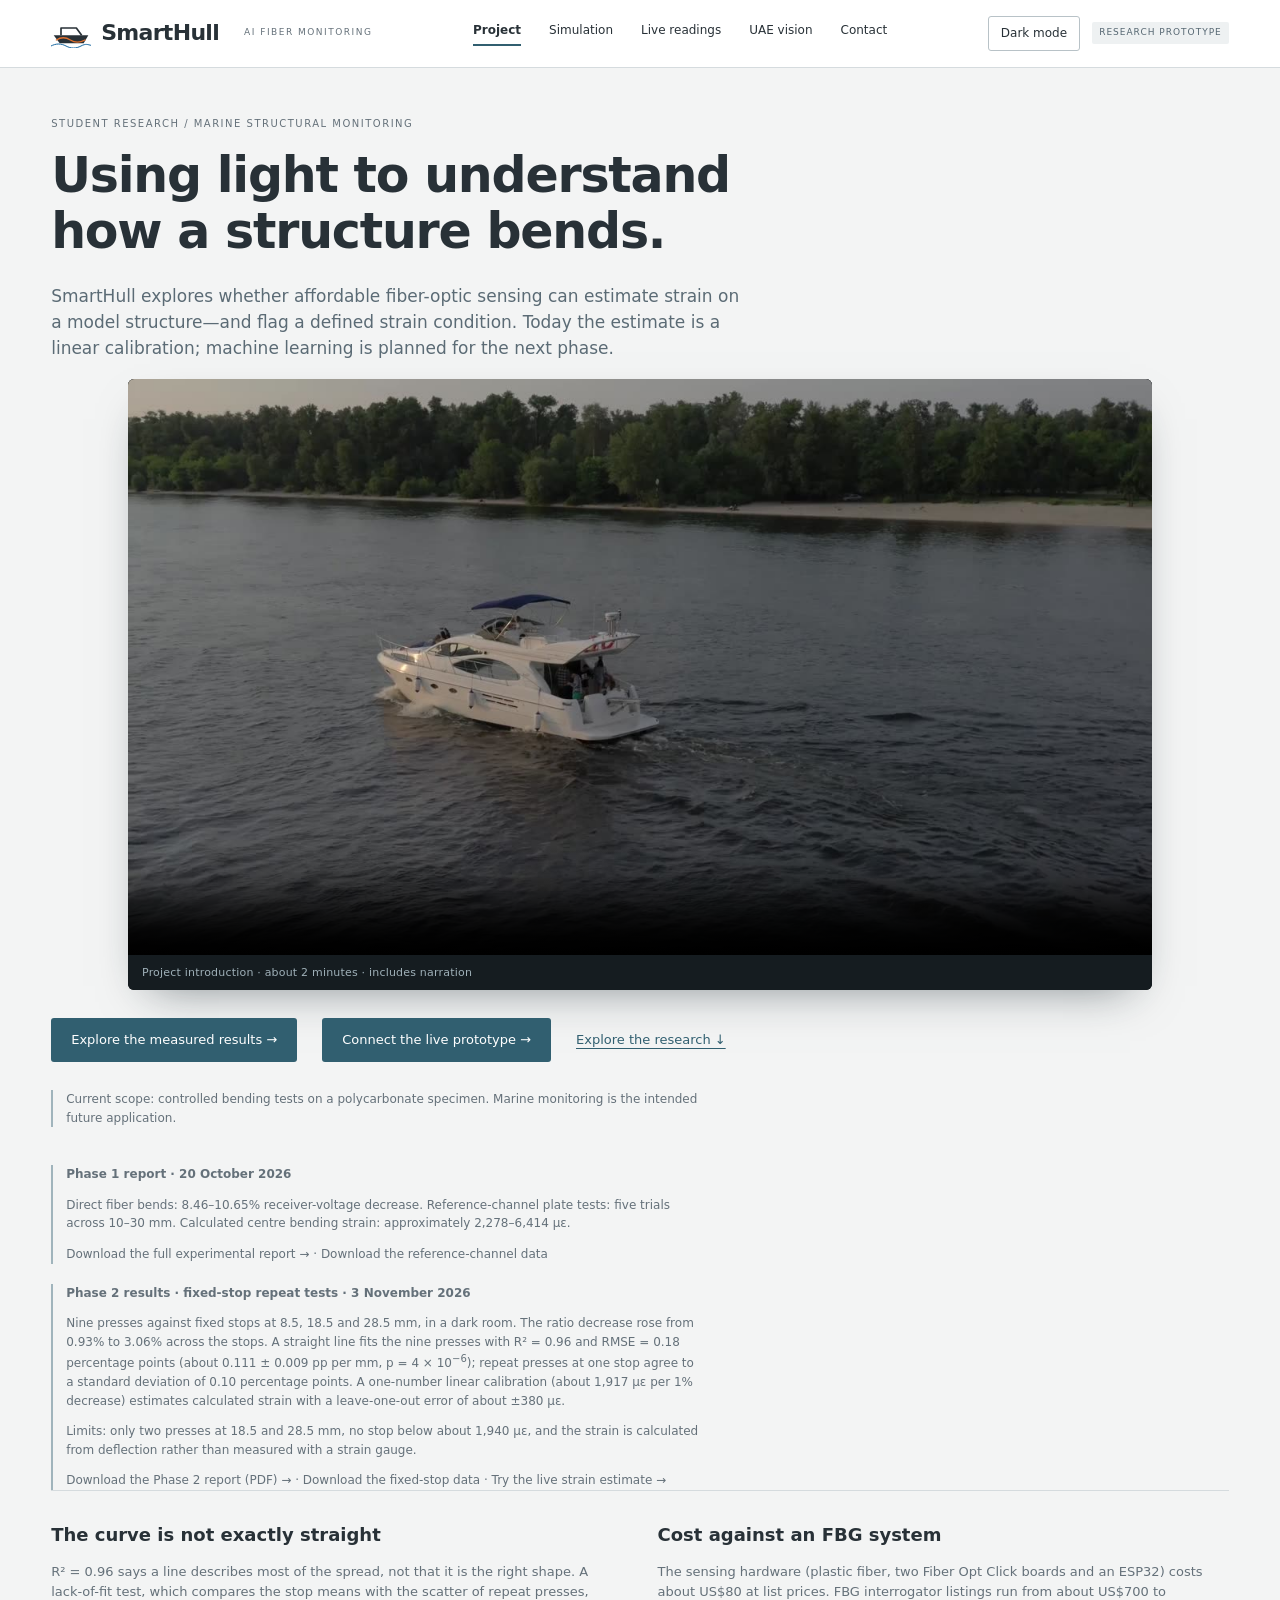
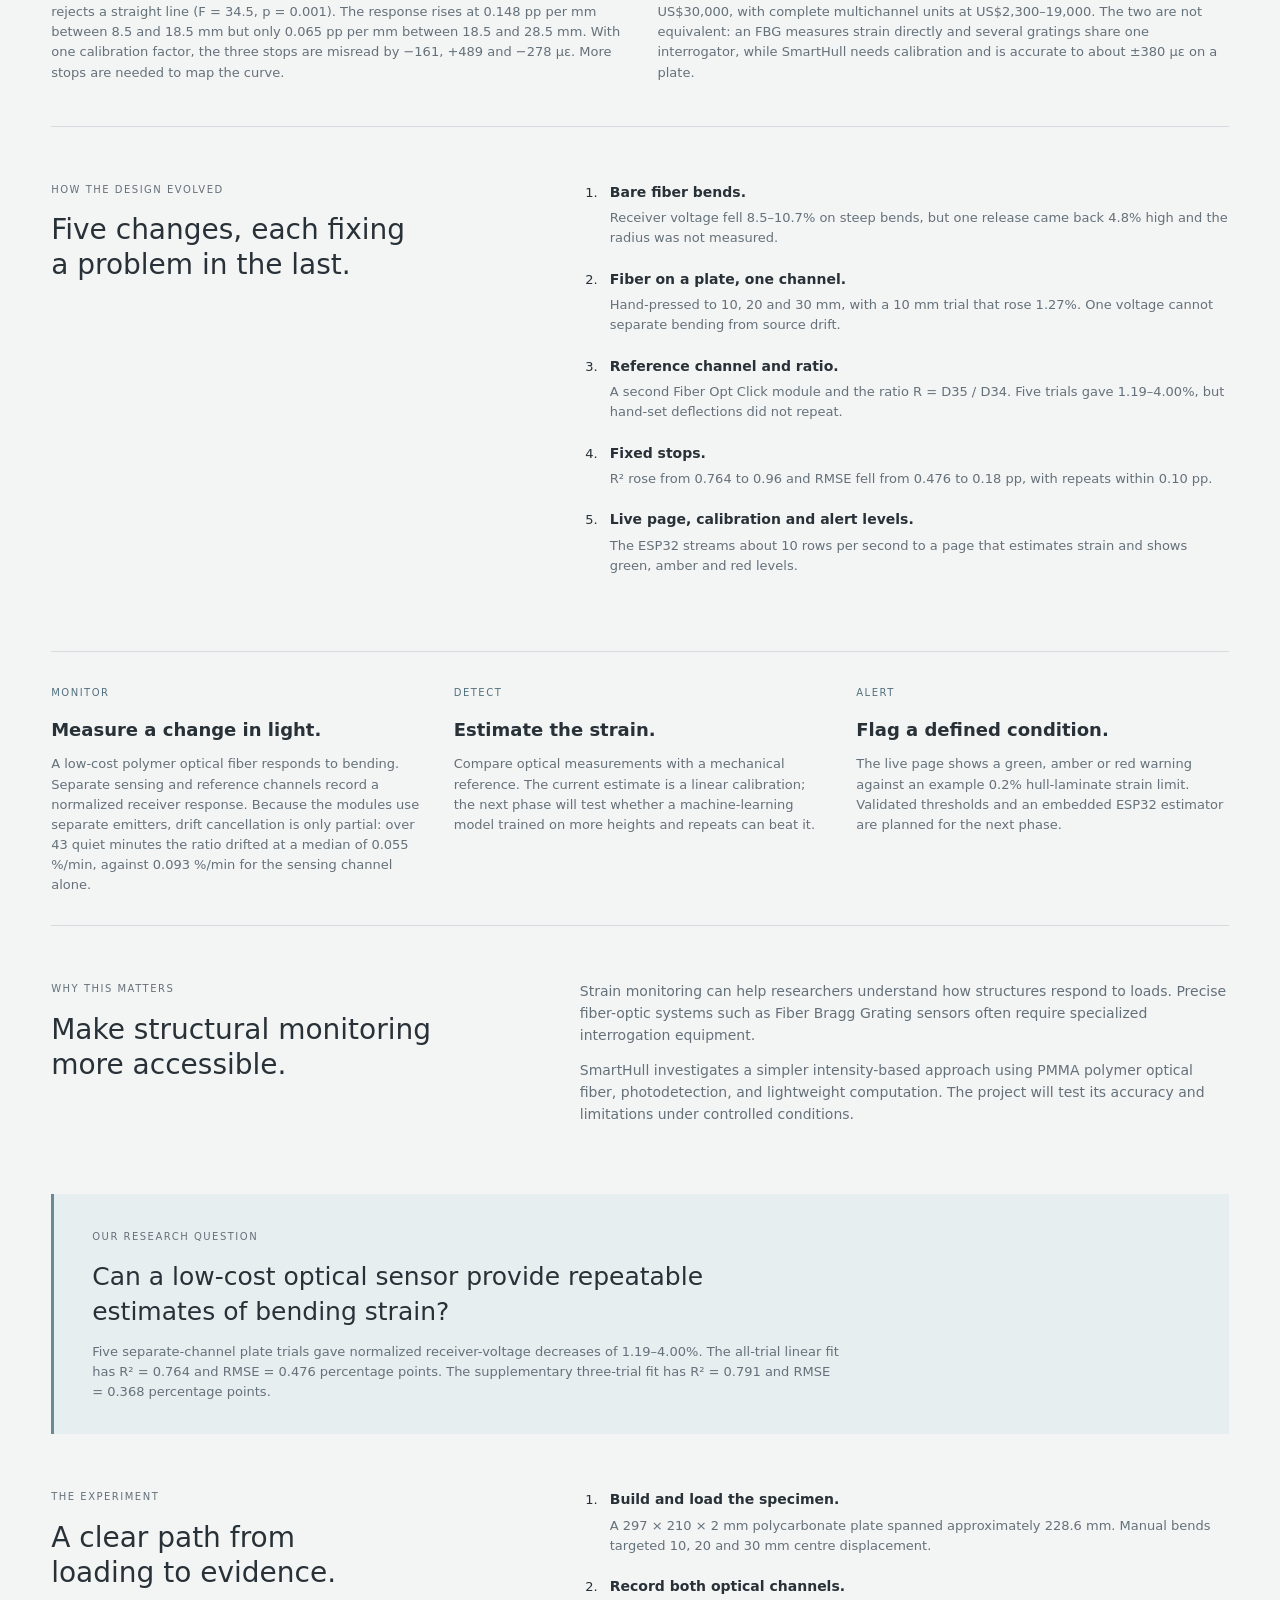
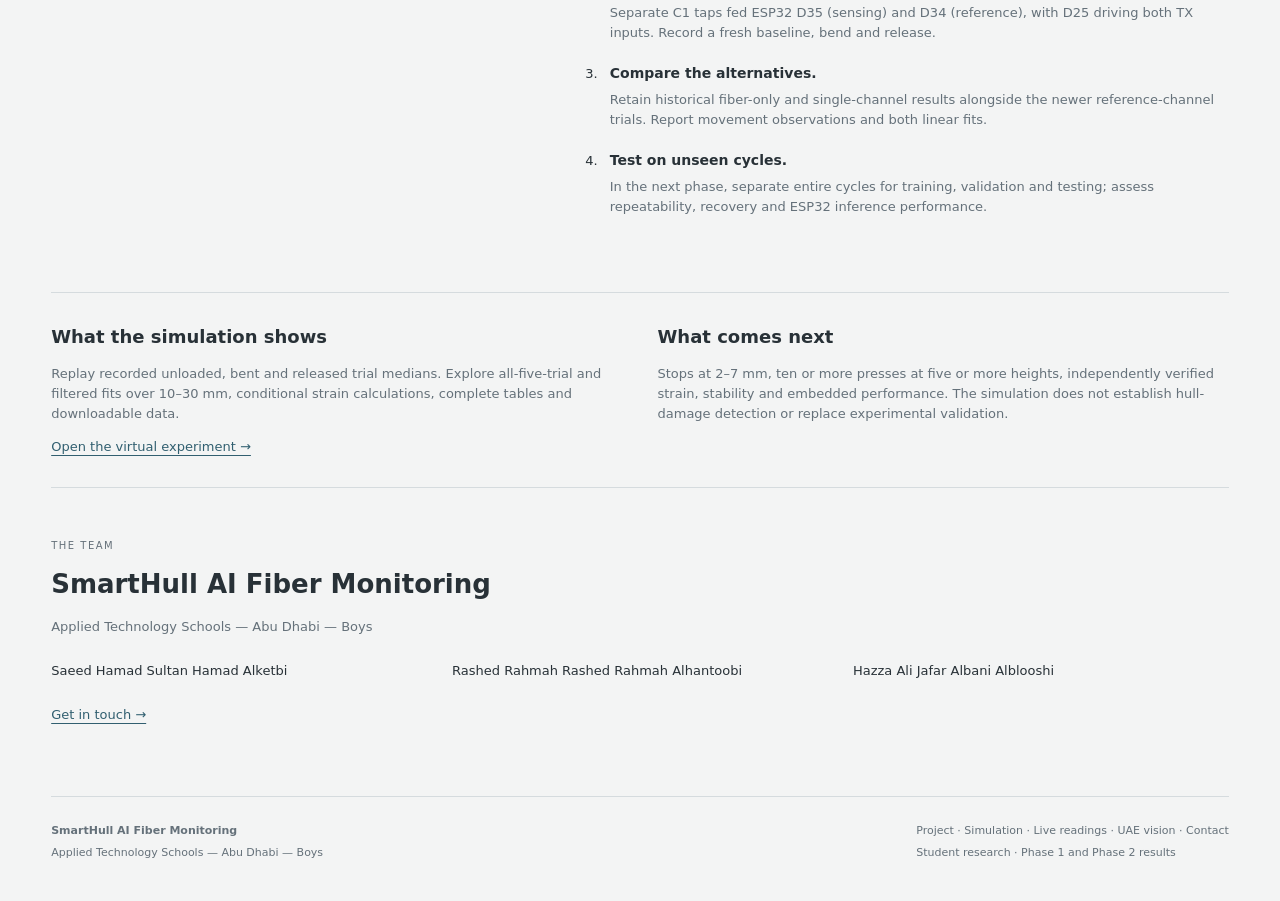
<file: index.html>
<!doctype html><html lang="en"><head><meta charset="utf-8"><meta name="viewport" content="width=device-width, initial-scale=1"><meta name="description" content="SmartHull: a student research project exploring low-cost optical strain monitoring."><title>SmartHull | Project overview</title><link rel="stylesheet" href="style.css"><script>try{document.documentElement.dataset.theme=localStorage.getItem("smarthull-theme")||(matchMedia("(prefers-color-scheme: dark)").matches?"dark":"light")}catch(e){}</script><link rel="icon" href="data:image/svg+xml,%3Csvg xmlns=%27http://www.w3.org/2000/svg%27 viewBox=%270 0 120 90%27%3E%3Cpath d=%27M8 52h104l-14 24H26z%27 fill=%27%230c3d5a%27/%3E%3Cpath d=%27M30 52V30h46l16 22%27 fill=%27none%27 stroke=%27%230c3d5a%27 stroke-width=%275%27 stroke-linejoin=%27round%27/%3E%3Cpath d=%27M16 66c14-9 28-9 42 0s28 9 44 0%27 fill=%27none%27 stroke=%27%23e0702f%27 stroke-width=%274%27 stroke-linecap=%27round%27/%3E%3C/svg%3E"></head><body><header><a href="index.html" class="brand"><svg class="logo" viewBox="0 0 120 90" aria-hidden="true" focusable="false"><path d="M8 52h104l-14 24H26z" fill="currentColor"/><path d="M30 52V30h46l16 22" fill="none" stroke="currentColor" stroke-width="5" stroke-linejoin="round"/><path d="M16 66c14-9 28-9 42 0s28 9 44 0" fill="none" stroke="#e0702f" stroke-width="4" stroke-linecap="round"/><path d="M0 84c15-8 30-8 45 0s30 8 45 0 20-4 30-2" fill="none" stroke="#1767a0" stroke-width="3" stroke-linecap="round"/></svg><b>SmartHull</b> <span>AI FIBER MONITORING</span></a><nav aria-label="Main navigation"><a href="index.html" aria-current="page">Project</a><a href="simulation.html">Simulation</a><a href="live.html">Live readings</a><a href="vision.html">UAE vision</a><a href="contact.html">Contact</a></nav><div class="header-tools"><button type="button" id="themeToggle" aria-pressed="false">Dark mode</button><span class="badge">RESEARCH PROTOTYPE</span></div></header><main class="content-page">
<section class="project-hero video-hero"><div class="hero-copy"><div class="eyebrow">STUDENT RESEARCH / MARINE STRUCTURAL MONITORING</div><h1>Using light to understand<br>how a structure bends.</h1><p class="lead">SmartHull explores whether affordable fiber-optic sensing can estimate strain on a model structure—and flag a defined strain condition. Today the estimate is a linear calibration; machine learning is planned for the next phase.</p></div><figure class="hero-video"><video controls playsinline preload="metadata" poster="media/smarthull-intro-poster.jpg" aria-label="SmartHull project introduction video"><source src="media/smarthull-intro.mp4" type="video/mp4">Your browser cannot play this video. <a href="media/smarthull-intro.mp4">Download the SmartHull introduction video</a>.</video><figcaption>Project introduction · about 2 minutes · includes narration</figcaption></figure><div class="hero-actions"><a class="action-link" href="simulation.html">Explore the measured results →</a><a class="action-link" href="live.html">Connect the live prototype &rarr;</a><a class="text-link" href="#project-details">Explore the research ↓</a></div><div class="scope-note">Current scope: controlled bending tests on a polycarbonate specimen. Marine monitoring is the intended future application.</div></section>
<section class="scope-note"><b>Phase 1 report · 20 October 2026</b><p>Direct fiber bends: 8.46–10.65% receiver-voltage decrease. Reference-channel plate tests: five trials across 10–30 mm. Calculated centre bending strain: approximately 2,278–6,414 µε.</p><a href="SmartHull-Experimental-Summary.pdf">Download the full experimental report →</a> · <a href="data/experimental-results.json">Download the reference-channel data</a></section>
<section class="scope-note" style="margin-top:20px" id="phase2"><b>Phase 2 results · fixed-stop repeat tests · 3 November 2026</b><p>Nine presses against fixed stops at 8.5, 18.5 and 28.5 mm, in a dark room. The ratio decrease rose from 0.93% to 3.06% across the stops. A straight line fits the nine presses with R² = 0.96 and RMSE = 0.18 percentage points (about 0.111 ± 0.009 pp per mm, p = 4 × 10<sup>−6</sup>); repeat presses at one stop agree to a standard deviation of 0.10 percentage points. A one-number linear calibration (about 1,917 µε per 1% decrease) estimates calculated strain with a leave-one-out error of about ±380 µε.</p><p>Limits: only two presses at 18.5 and 28.5 mm, no stop below about 1,940 µε, and the strain is calculated from deflection rather than measured with a strain gauge.</p><a href="SmartHull-Phase2-Report.pdf">Download the Phase 2 report (PDF) →</a> · <a href="data/fixed-stop-tests.json">Download the fixed-stop data</a> · <a href="live.html">Try the live strain estimate →</a></section>
<section class="evidence-grid"><article><h2>The curve is not exactly straight</h2><p>R² = 0.96 says a line describes most of the spread, not that it is the right shape. A lack-of-fit test, which compares the stop means with the scatter of repeat presses, rejects a straight line (F = 34.5, p = 0.001). The response rises at 0.148 pp per mm between 8.5 and 18.5 mm but only 0.065 pp per mm between 18.5 and 28.5 mm. With one calibration factor, the three stops are misread by −161, +489 and −278 µε. More stops are needed to map the curve.</p></article><article><h2>Cost against an FBG system</h2><p>The sensing hardware (plastic fiber, two Fiber Opt Click boards and an ESP32) costs about US$80 at list prices. FBG interrogator listings run from about US$700 to US$30,000, with complete multichannel units at US$2,300–19,000. The two are not equivalent: an FBG measures strain directly and several gratings share one interrogator, while SmartHull needs calibration and is accurate to about ±380 µε on a plate.</p></article></section>
<section class="editorial-grid"><div><div class="eyebrow">HOW THE DESIGN EVOLVED</div><h2>Five changes, each fixing<br>a problem in the last.</h2></div><ol class="method-list"><li><b>Bare fiber bends.</b><p>Receiver voltage fell 8.5–10.7% on steep bends, but one release came back 4.8% high and the radius was not measured.</p></li><li><b>Fiber on a plate, one channel.</b><p>Hand-pressed to 10, 20 and 30 mm, with a 10 mm trial that rose 1.27%. One voltage cannot separate bending from source drift.</p></li><li><b>Reference channel and ratio.</b><p>A second Fiber Opt Click module and the ratio R = D35 / D34. Five trials gave 1.19–4.00%, but hand-set deflections did not repeat.</p></li><li><b>Fixed stops.</b><p>R² rose from 0.764 to 0.96 and RMSE fell from 0.476 to 0.18 pp, with repeats within 0.10 pp.</p></li><li><b>Live page, calibration and alert levels.</b><p>The ESP32 streams about 10 rows per second to a page that estimates strain and shows green, amber and red levels.</p></li></ol></section>
<section class="overview-steps"><article><span>MONITOR</span><h2>Measure a change in light.</h2><p>A low-cost polymer optical fiber responds to bending. Separate sensing and reference channels record a normalized receiver response. Because the modules use separate emitters, drift cancellation is only partial: over 43 quiet minutes the ratio drifted at a median of 0.055 %/min, against 0.093 %/min for the sensing channel alone.</p></article><article><span>DETECT</span><h2>Estimate the strain.</h2><p>Compare optical measurements with a mechanical reference. The current estimate is a linear calibration; the next phase will test whether a machine-learning model trained on more heights and repeats can beat it.</p></article><article><span>ALERT</span><h2>Flag a defined condition.</h2><p>The live page shows a green, amber or red warning against an example 0.2% hull-laminate strain limit. Validated thresholds and an embedded ESP32 estimator are planned for the next phase.</p></article></section>
<section id="project-details" class="editorial-grid"><div><div class="eyebrow">WHY THIS MATTERS</div><h2>Make structural monitoring<br>more accessible.</h2></div><div><p>Strain monitoring can help researchers understand how structures respond to loads. Precise fiber-optic systems such as Fiber Bragg Grating sensors often require specialized interrogation equipment.</p><p>SmartHull investigates a simpler intensity-based approach using PMMA polymer optical fiber, photodetection, and lightweight computation. The project will test its accuracy and limitations under controlled conditions.</p></div></section>
<section class="research-question"><span class="eyebrow">OUR RESEARCH QUESTION</span><h2>Can a low-cost optical sensor provide repeatable estimates of bending strain?</h2><p>Five separate-channel plate trials gave normalized receiver-voltage decreases of 1.19–4.00%. The all-trial linear fit has R² = 0.764 and RMSE = 0.476 percentage points. The supplementary three-trial fit has R² = 0.791 and RMSE = 0.368 percentage points.</p></section>
<section class="editorial-grid"><div><div class="eyebrow">THE EXPERIMENT</div><h2>A clear path from<br>loading to evidence.</h2></div><ol class="method-list"><li><b>Build and load the specimen.</b><p>A 297 × 210 × 2 mm polycarbonate plate spanned approximately 228.6 mm. Manual bends targeted 10, 20 and 30 mm centre displacement.</p></li><li><b>Record both optical channels.</b><p>Separate C1 taps fed ESP32 D35 (sensing) and D34 (reference), with D25 driving both TX inputs. Record a fresh baseline, bend and release.</p></li><li><b>Compare the alternatives.</b><p>Retain historical fiber-only and single-channel results alongside the newer reference-channel trials. Report movement observations and both linear fits.</p></li><li><b>Test on unseen cycles.</b><p>In the next phase, separate entire cycles for training, validation and testing; assess repeatability, recovery and ESP32 inference performance.</p></li></ol></section>
<section class="evidence-grid"><article><h2>What the simulation shows</h2><p>Replay recorded unloaded, bent and released trial medians. Explore all-five-trial and filtered fits over 10–30 mm, conditional strain calculations, complete tables and downloadable data.</p><a class="text-link" href="simulation.html">Open the virtual experiment →</a></article><article><h2>What comes next</h2><p>Stops at 2–7 mm, ten or more presses at five or more heights, independently verified strain, stability and embedded performance. The simulation does not establish hull-damage detection or replace experimental validation.</p></article></section>
<section class="team-section"><div class="eyebrow">THE TEAM</div><h2>SmartHull AI Fiber Monitoring</h2><p>Applied Technology Schools — Abu Dhabi — Boys</p><div class="team-names"><span>Saeed Hamad Sultan Hamad Alketbi</span><span>Rashed Rahmah Rashed Rahmah Alhantoobi</span><span>Hazza Ali Jafar Albani Alblooshi</span></div><a class="text-link" href="contact.html">Get in touch →</a></section>
<footer><div><b>SmartHull AI Fiber Monitoring</b><p>Applied Technology Schools — Abu Dhabi — Boys</p></div><div><a href="index.html">Project</a> · <a href="simulation.html">Simulation</a> · <a href="live.html">Live readings</a> · <a href="vision.html">UAE vision</a> · <a href="contact.html">Contact</a><p>Student research · Phase 1 and Phase 2 results</p></div></footer></main><script src="theme.js"></script></body></html>
</file>
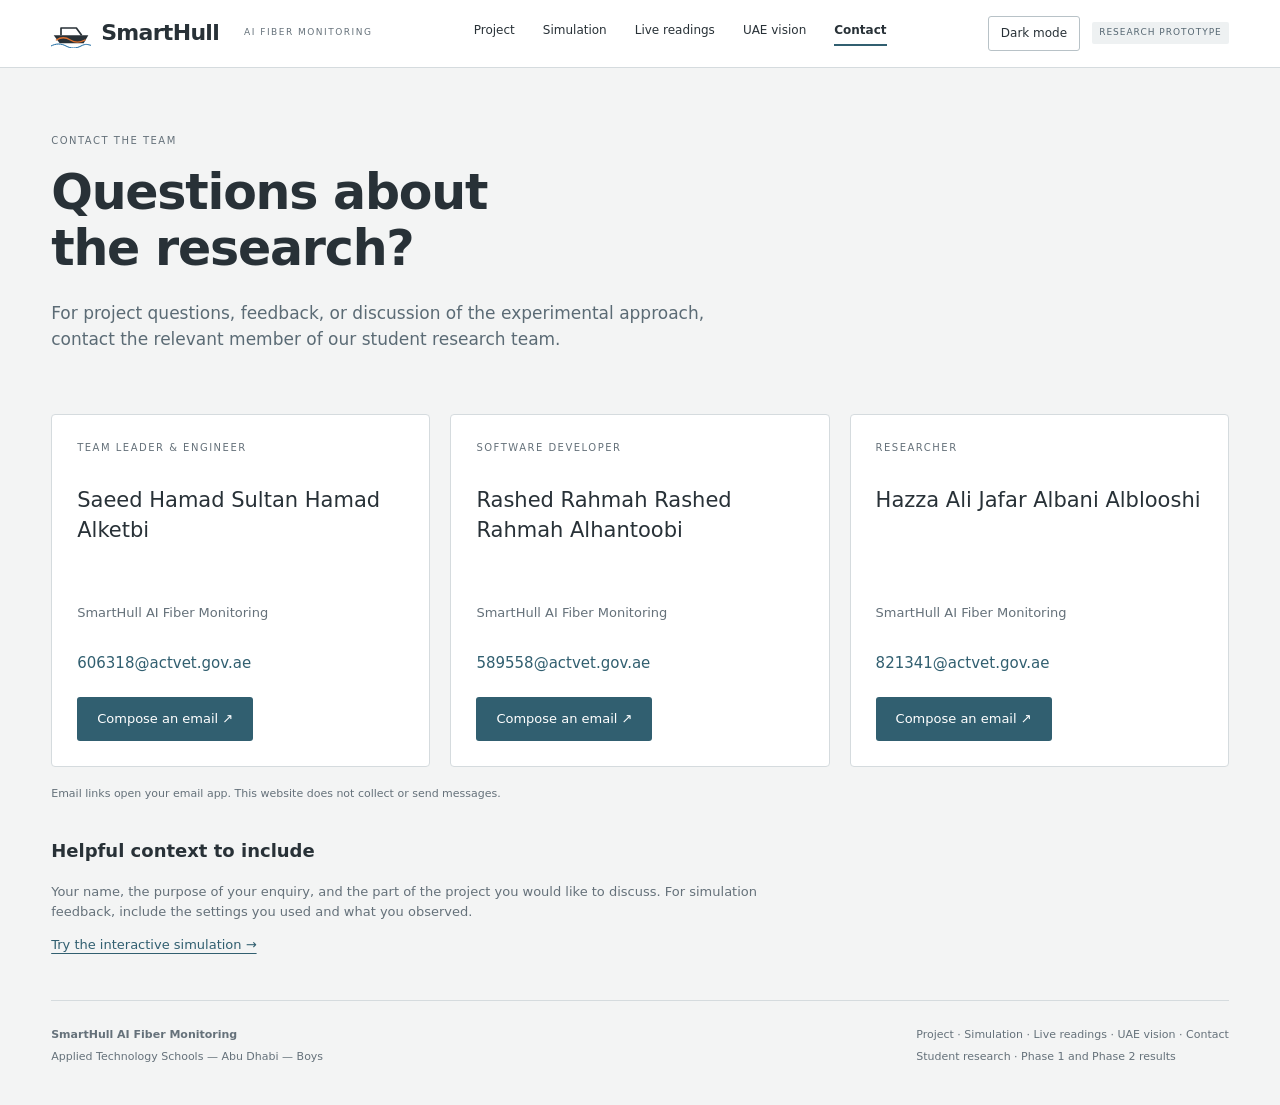
<file: contact.html>
<!doctype html><html lang="en"><head><meta charset="utf-8"><meta name="viewport" content="width=device-width, initial-scale=1"><meta name="description" content="SmartHull: a student research project exploring low-cost optical strain monitoring."><title>SmartHull | Contact</title><link rel="stylesheet" href="style.css"><script>try{document.documentElement.dataset.theme=localStorage.getItem("smarthull-theme")||(matchMedia("(prefers-color-scheme: dark)").matches?"dark":"light")}catch(e){}</script><link rel="icon" href="data:image/svg+xml,%3Csvg xmlns=%27http://www.w3.org/2000/svg%27 viewBox=%270 0 120 90%27%3E%3Cpath d=%27M8 52h104l-14 24H26z%27 fill=%27%230c3d5a%27/%3E%3Cpath d=%27M30 52V30h46l16 22%27 fill=%27none%27 stroke=%27%230c3d5a%27 stroke-width=%275%27 stroke-linejoin=%27round%27/%3E%3Cpath d=%27M16 66c14-9 28-9 42 0s28 9 44 0%27 fill=%27none%27 stroke=%27%23e0702f%27 stroke-width=%274%27 stroke-linecap=%27round%27/%3E%3C/svg%3E"></head><body><header><a href="index.html" class="brand"><svg class="logo" viewBox="0 0 120 90" aria-hidden="true" focusable="false"><path d="M8 52h104l-14 24H26z" fill="currentColor"/><path d="M30 52V30h46l16 22" fill="none" stroke="currentColor" stroke-width="5" stroke-linejoin="round"/><path d="M16 66c14-9 28-9 42 0s28 9 44 0" fill="none" stroke="#e0702f" stroke-width="4" stroke-linecap="round"/><path d="M0 84c15-8 30-8 45 0s30 8 45 0 20-4 30-2" fill="none" stroke="#1767a0" stroke-width="3" stroke-linecap="round"/></svg><b>SmartHull</b> <span>AI FIBER MONITORING</span></a><nav aria-label="Main navigation"><a href="index.html">Project</a><a href="simulation.html">Simulation</a><a href="live.html">Live readings</a><a href="vision.html">UAE vision</a><a href="contact.html" aria-current="page">Contact</a></nav><div class="header-tools"><button type="button" id="themeToggle" aria-pressed="false">Dark mode</button><span class="badge">RESEARCH PROTOTYPE</span></div></header><main class="content-page">
<section class="project-hero contact-hero"><div class="eyebrow">CONTACT THE TEAM</div><h1>Questions about<br>the research?</h1><p class="lead">For project questions, feedback, or discussion of the experimental approach, contact the relevant member of our student research team.</p></section>
<section class="team-contacts" aria-label="Team contact details"><article class="contact-card"><span class="eyebrow">TEAM LEADER &amp; ENGINEER</span><h2>Saeed Hamad Sultan Hamad Alketbi</h2><p>SmartHull AI Fiber Monitoring</p><a class="contact-email" href="mailto:606318@actvet.gov.ae?subject=SmartHull%20research%20enquiry">606318@actvet.gov.ae</a><a class="action-link" href="mailto:606318@actvet.gov.ae?subject=SmartHull%20research%20enquiry">Compose an email ↗</a></article><article class="contact-card"><span class="eyebrow">SOFTWARE DEVELOPER</span><h2>Rashed Rahmah Rashed Rahmah Alhantoobi</h2><p>SmartHull AI Fiber Monitoring</p><a class="contact-email" href="mailto:589558@actvet.gov.ae?subject=SmartHull%20research%20enquiry">589558@actvet.gov.ae</a><a class="action-link" href="mailto:589558@actvet.gov.ae?subject=SmartHull%20research%20enquiry">Compose an email ↗</a></article><article class="contact-card"><span class="eyebrow">RESEARCHER</span><h2>Hazza Ali Jafar Albani Alblooshi</h2><p>SmartHull AI Fiber Monitoring</p><a class="contact-email" href="mailto:821341@actvet.gov.ae?subject=SmartHull%20research%20enquiry">821341@actvet.gov.ae</a><a class="action-link" href="mailto:821341@actvet.gov.ae?subject=SmartHull%20research%20enquiry">Compose an email ↗</a></article></section><p class="contact-mail-note">Email links open your email app. This website does not collect or send messages.</p><section class="contact-context contact-guidance"><h2>Helpful context to include</h2><p>Your name, the purpose of your enquiry, and the part of the project you would like to discuss. For simulation feedback, include the settings you used and what you observed.</p><a class="text-link" href="simulation.html">Try the interactive simulation →</a></section><footer><div><b>SmartHull AI Fiber Monitoring</b><p>Applied Technology Schools — Abu Dhabi — Boys</p></div><div><a href="index.html">Project</a> · <a href="simulation.html">Simulation</a> · <a href="live.html">Live readings</a> · <a href="vision.html">UAE vision</a> · <a href="contact.html">Contact</a><p>Student research · Phase 1 and Phase 2 results</p></div></footer></main><script src="theme.js"></script></body></html>
</file>
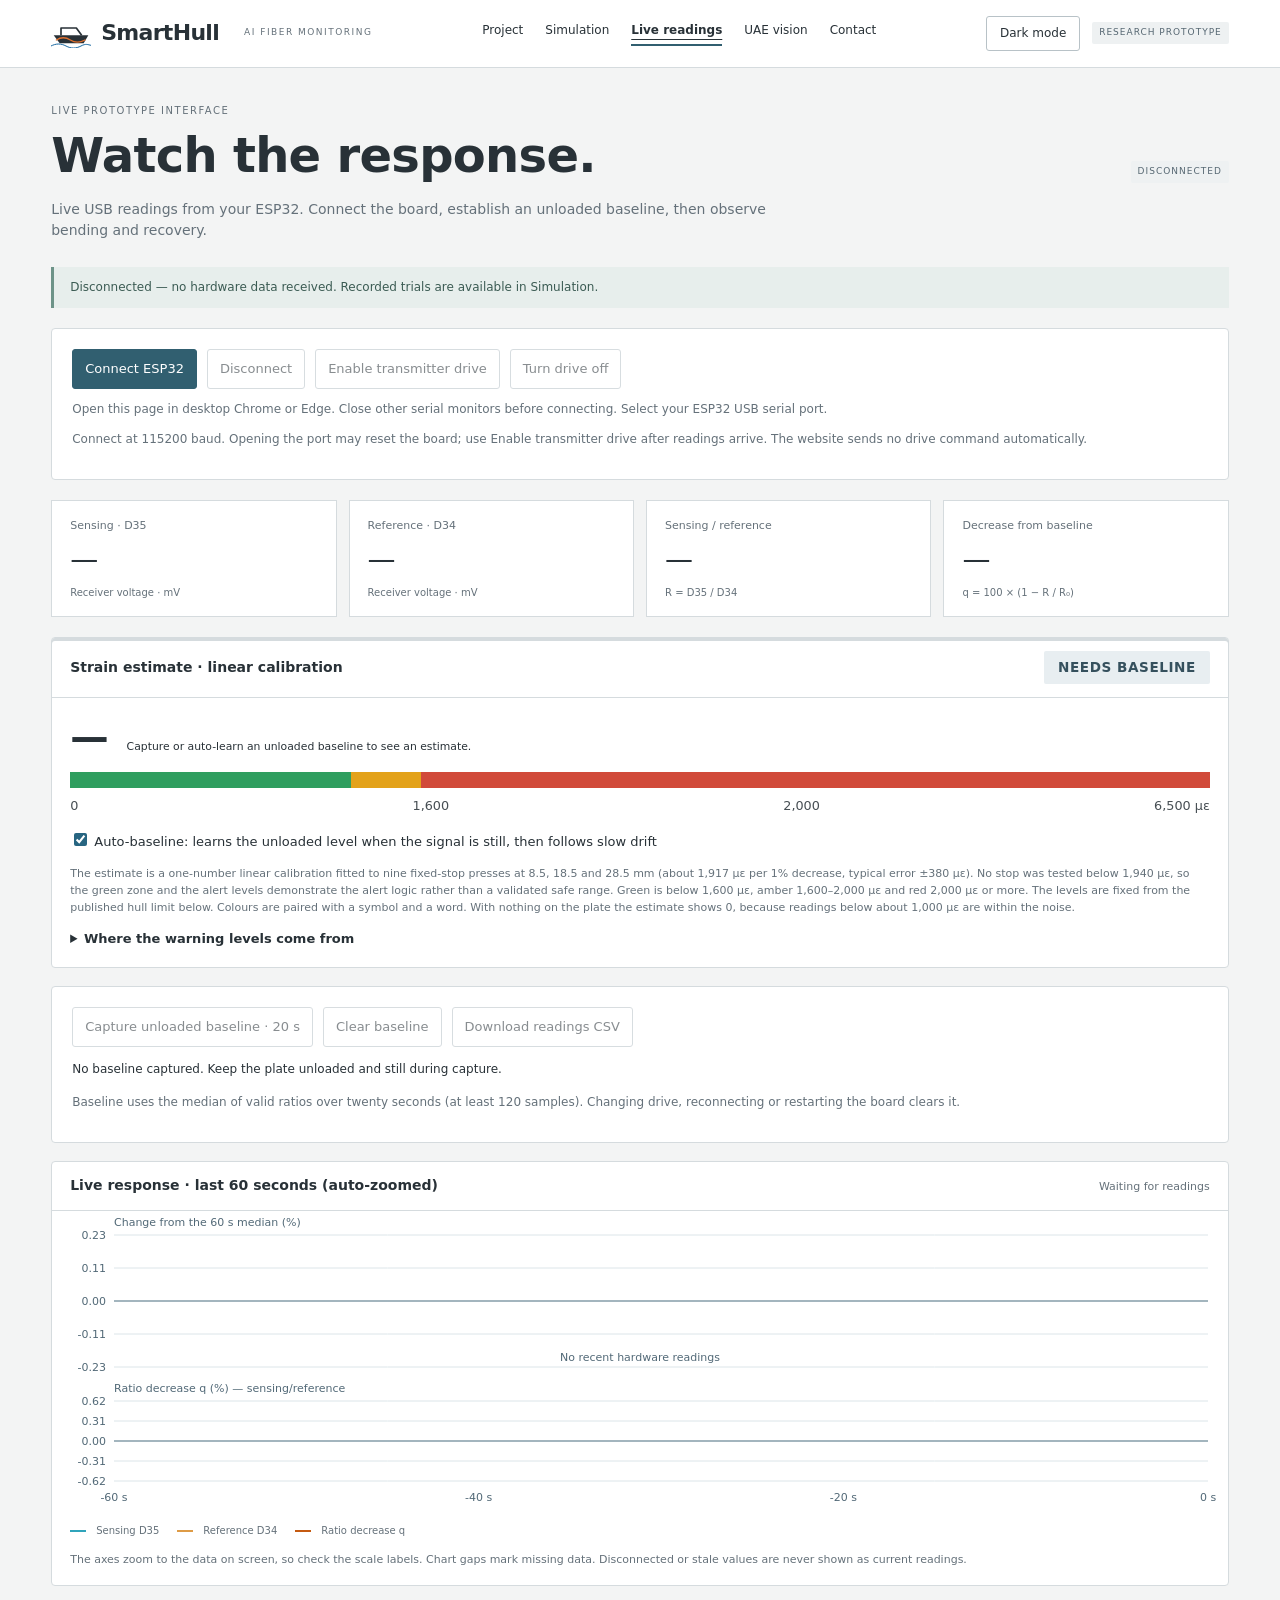
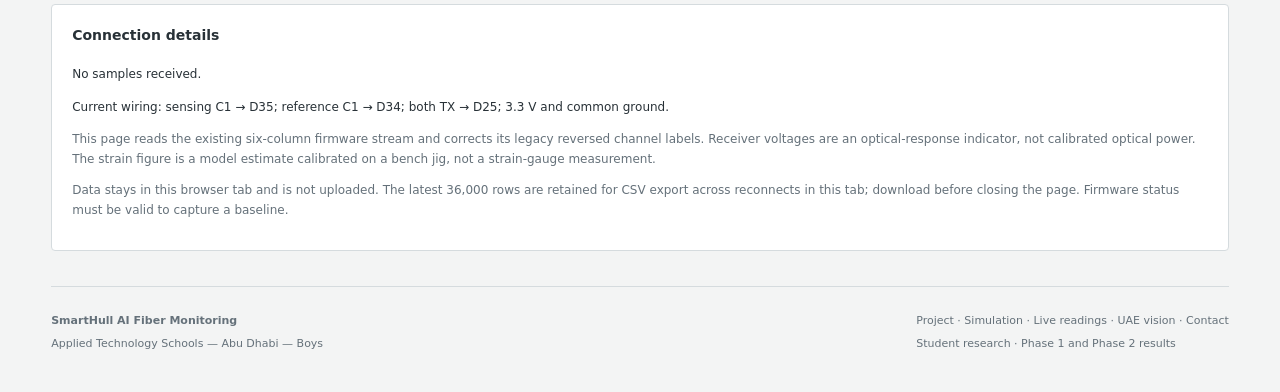
<file: live.html>
<!doctype html>
<html lang="en"><head><meta charset="utf-8"><meta name="viewport" content="width=device-width, initial-scale=1"><title>SmartHull | Live readings</title><link rel="stylesheet" href="style.css"><link rel="stylesheet" href="experiment.css?v=20261109"><link rel="stylesheet" href="live.css?v=6"><script>try{document.documentElement.dataset.theme=localStorage.getItem('smarthull-theme')||(matchMedia('(prefers-color-scheme: dark)').matches?'dark':'light')}catch(e){}</script><script defer src="live.js?v=11"></script><link rel="icon" href="data:image/svg+xml,%3Csvg xmlns=%27http://www.w3.org/2000/svg%27 viewBox=%270 0 120 90%27%3E%3Cpath d=%27M8 52h104l-14 24H26z%27 fill=%27%230c3d5a%27/%3E%3Cpath d=%27M30 52V30h46l16 22%27 fill=%27none%27 stroke=%27%230c3d5a%27 stroke-width=%275%27 stroke-linejoin=%27round%27/%3E%3Cpath d=%27M16 66c14-9 28-9 42 0s28 9 44 0%27 fill=%27none%27 stroke=%27%23e0702f%27 stroke-width=%274%27 stroke-linecap=%27round%27/%3E%3C/svg%3E"></head>
<body><header><a href="index.html" class="brand"><svg class="logo" viewBox="0 0 120 90" aria-hidden="true" focusable="false"><path d="M8 52h104l-14 24H26z" fill="currentColor"/><path d="M30 52V30h46l16 22" fill="none" stroke="currentColor" stroke-width="5" stroke-linejoin="round"/><path d="M16 66c14-9 28-9 42 0s28 9 44 0" fill="none" stroke="#e0702f" stroke-width="4" stroke-linecap="round"/><path d="M0 84c15-8 30-8 45 0s30 8 45 0 20-4 30-2" fill="none" stroke="#1767a0" stroke-width="3" stroke-linecap="round"/></svg><b>SmartHull</b> <span>AI FIBER MONITORING</span></a><nav aria-label="Main navigation"><a href="index.html">Project</a><a href="simulation.html">Simulation</a><a href="live.html" aria-current="page">Live readings</a><a href="vision.html">UAE vision</a><a href="contact.html">Contact</a></nav><div class="header-tools"><button type="button" id="themeToggle" aria-pressed="false">Dark mode</button><span class="badge">RESEARCH PROTOTYPE</span></div></header>
<main class="experiment-page"><section class="intro"><div><div class="eyebrow">LIVE PROTOTYPE INTERFACE</div><h1>Watch the response.</h1><p>Live USB readings from your ESP32. Connect the board, establish an unloaded baseline, then observe bending and recovery.</p></div><span class="badge" id="connection">DISCONNECTED</span></section>
<div id="status" class="data-banner" role="status" aria-live="polite">Disconnected — no hardware data received. Recorded trials are available in Simulation.</div>
<section class="panel live-controls"><div class="actions"><button id="connect" class="primary">Connect ESP32</button><button id="disconnect" disabled>Disconnect</button><button id="enable" disabled>Enable transmitter drive</button><button id="disable" disabled>Turn drive off</button></div><p id="support" class="hint">Open this page in desktop Chrome or Edge. Close other serial monitors before connecting. Select your ESP32 USB serial port.</p><p class="hint">Connect at 115200 baud. Opening the port may reset the board; use Enable transmitter drive after readings arrive. The website sends no drive command automatically.</p></section>
<div class="readouts live-readouts"><article><span>Sensing · D35</span><strong id="sense">—</strong><small>Receiver voltage · mV</small></article><article><span>Reference · D34</span><strong id="reference">—</strong><small>Receiver voltage · mV</small></article><article><span>Sensing / reference</span><strong id="ratio">—</strong><small>R = D35 / D34</small></article><article><span>Decrease from baseline</span><strong id="decrease">—</strong><small>q = 100 × (1 − R / R₀)</small></article></div>
<section class="panel strain-panel" id="strainPanel" data-level="none"><div class="panel-top"><h2>Strain estimate · linear calibration</h2><span class="level-chip" id="levelChip" role="status" aria-live="polite">NEEDS BASELINE</span></div><div class="strain-main"><strong id="strain">—</strong><small id="strainNote">Capture or auto-learn an unloaded baseline to see an estimate.</small></div><div class="gauge"><div class="gauge-bar" id="gaugeBar"><i id="gaugeMark" hidden></i></div><div class="gauge-scale" aria-hidden="true"><span>0</span><span id="yLabel">1,600</span><span id="rLabel">2,000</span><span>6,500 µε</span></div></div><div class="strain-controls"><label class="check"><input type="checkbox" id="auto" checked> Auto-baseline: learns the unloaded level when the signal is still, then follows slow drift</label></div><p class="hint">The estimate is a one-number linear calibration fitted to nine fixed-stop presses at 8.5, 18.5 and 28.5 mm (about 1,917 µε per 1% decrease, typical error ±380 µε). No stop was tested below 1,940 µε, so the green zone and the alert levels demonstrate the alert logic rather than a validated safe range. Green is below 1,600 µε, amber 1,600–2,000 µε and red 2,000 µε or more. The levels are fixed from the published hull limit below. Colours are paired with a symbol and a word. With nothing on the plate the estimate shows 0, because readings below about 1,000 µε are within the noise.</p><details class="limits"><summary>Where the warning levels come from</summary><ol><li><strong>Hull limit.</strong> Glass-fibre/polyester hull laminates start to micro-crack at about 0.2% strain, after which they take in water and lose stiffness (<a href="https://composites.ugent.be/home_made_composites/documentation/SP_Composites_Guide.pdf" rel="noopener">SP Systems, Guide to Composites</a>). For comparison, BS 4994:1987 (a standard for reinforced-plastic tanks and vessels, not hulls) uses the smaller of 0.1·ε<sub>R</sub> and 0.2% (summarised in <a href="https://ecm-academics.plymouth.ac.uk/jsummerscales/MATS347/MATS347A4%20fracture.htm" rel="noopener">Plymouth MATS347 notes</a>). We use 0.2% = 2,000 µε as an example threshold for the red level; a real hull would use its own classification rules and material data.</li><li><strong>Approaching.</strong> 80% of the limit: 0.8 × 2,000 = 1,600 µε. This margin is our choice, not a code value.</li><li><strong>Link to the polycarbonate plate.</strong> Strain is a ratio of lengths, so the same value applies in any material. For a plate of thickness t = 2 mm on a span L = 228.6 mm with a central load, ε = 6·t·δ / L². The red level therefore equals a centre deflection δ = ε·L² / (6·t) = 2,000×10<sup>-6</sup> × 228.6² / 12 ≈ 8.7 mm, and the amber level about 7.0 mm.</li><li><strong>Plate safety.</strong> Stress in the plate is σ = E·ε. With E = 2,300 MPa, 2,000 µε gives about 4.6 MPa. Polycarbonate yields at about 60 MPa and 6% strain (<a href="https://xometry.asia/wp-content/uploads/2020/11/Polycarbonate-Data-Sheet.pdf" rel="noopener">data sheet</a>), so the plate is at about 3% of its own yield strain at the red level. The plate is only a curvature stand-in: it is far less stiff than fibreglass and can bend well past 0.2% without damage, so the colours show what the same strain would mean for a GRP hull, not a limit of the plate.</li><li><strong>Receiver reading.</strong> The estimator maps decrease to strain, so red corresponds to a receiver decrease of 2,000 / 1,917 ≈ 1.04%.</li></ol><p class="hint">The ±380 µε estimator error is about 19% of the red level, so readings near a boundary can fall on either side. These levels are a demonstration for a polyester/glass hull, not a classification-society approval; other hull materials have different limits.</p></details></section>
<section class="panel live-controls"><div class="actions"><button id="baseline" disabled>Capture unloaded baseline · 20 s</button><button id="clear" disabled>Clear baseline</button><button id="download" disabled>Download readings CSV</button></div><p id="baselineInfo" role="status">No baseline captured. Keep the plate unloaded and still during capture.</p><p class="hint">Baseline uses the median of valid ratios over twenty seconds (at least 120 samples). Changing drive, reconnecting or restarting the board clears it.</p></section>
<section class="panel plot-panel"><div class="panel-top"><h2>Live response · last 60 seconds (auto-zoomed)</h2><span id="age">Waiting for readings</span></div><canvas id="livePlot" aria-label="Live chart of sensing and reference change and ratio decrease, auto-scaled" role="img"></canvas><div class="legend"><span><i style="background:#30a4bb"></i>Sensing D35</span><span><i style="background:#de9b46"></i>Reference D34</span><span><i style="background:#c55a11"></i>Ratio decrease q</span></div><p class="hint">The axes zoom to the data on screen, so check the scale labels. Chart gaps mark missing data. Disconnected or stale values are never shown as current readings.</p></section>
<section class="panel live-controls"><h2>Connection details</h2><p id="details">No samples received.</p><p>Current wiring: sensing C1 → D35; reference C1 → D34; both TX → D25; 3.3 V and common ground.</p><p class="hint">This page reads the existing six-column firmware stream and corrects its legacy reversed channel labels. Receiver voltages are an optical-response indicator, not calibrated optical power. The strain figure is a model estimate calibrated on a bench jig, not a strain-gauge measurement.</p><p class="hint">Data stays in this browser tab and is not uploaded. The latest 36,000 rows are retained for CSV export across reconnects in this tab; download before closing the page. Firmware status must be valid to capture a baseline.</p></section><footer><div><b>SmartHull AI Fiber Monitoring</b><p>Applied Technology Schools — Abu Dhabi — Boys</p></div><div><a href="index.html">Project</a> · <a href="simulation.html">Simulation</a> · <a href="live.html">Live readings</a> · <a href="vision.html">UAE vision</a> · <a href="contact.html">Contact</a><p>Student research · Phase 1 and Phase 2 results</p></div></footer></main></body></html>
</file>
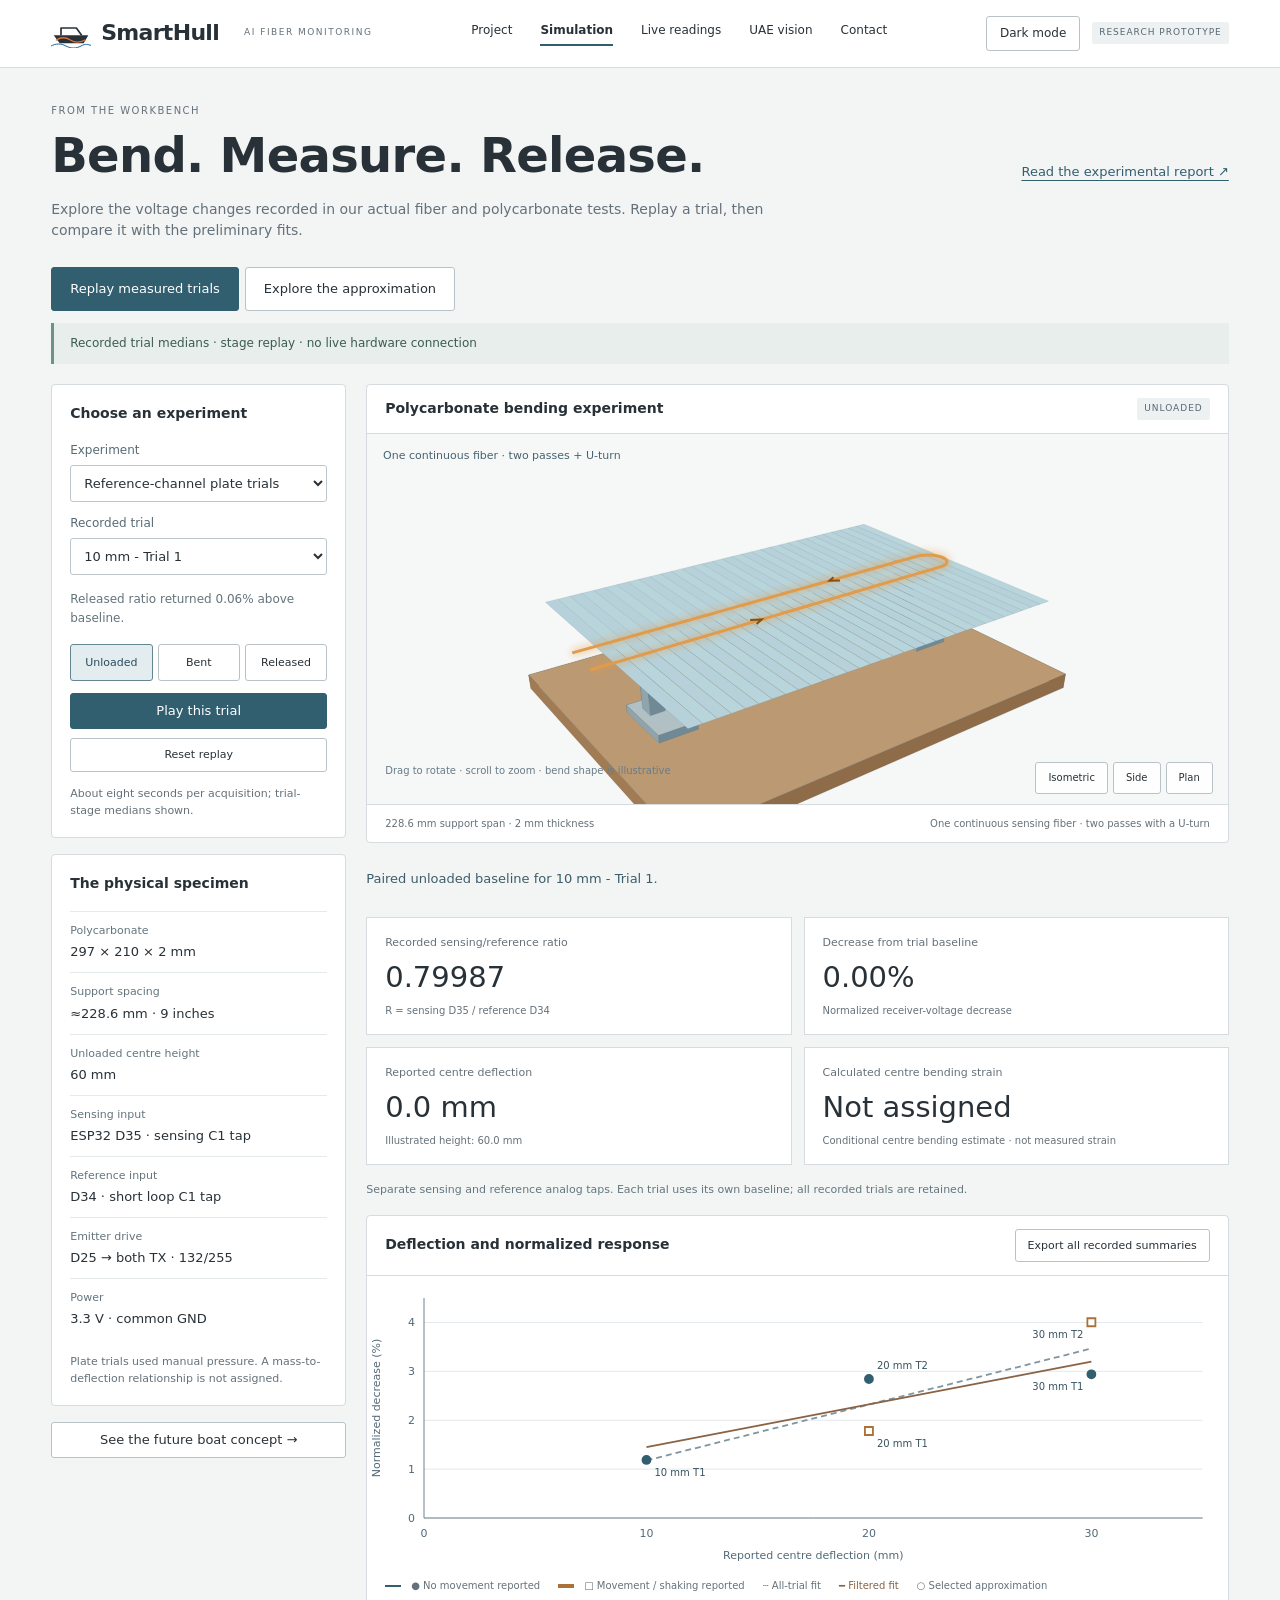
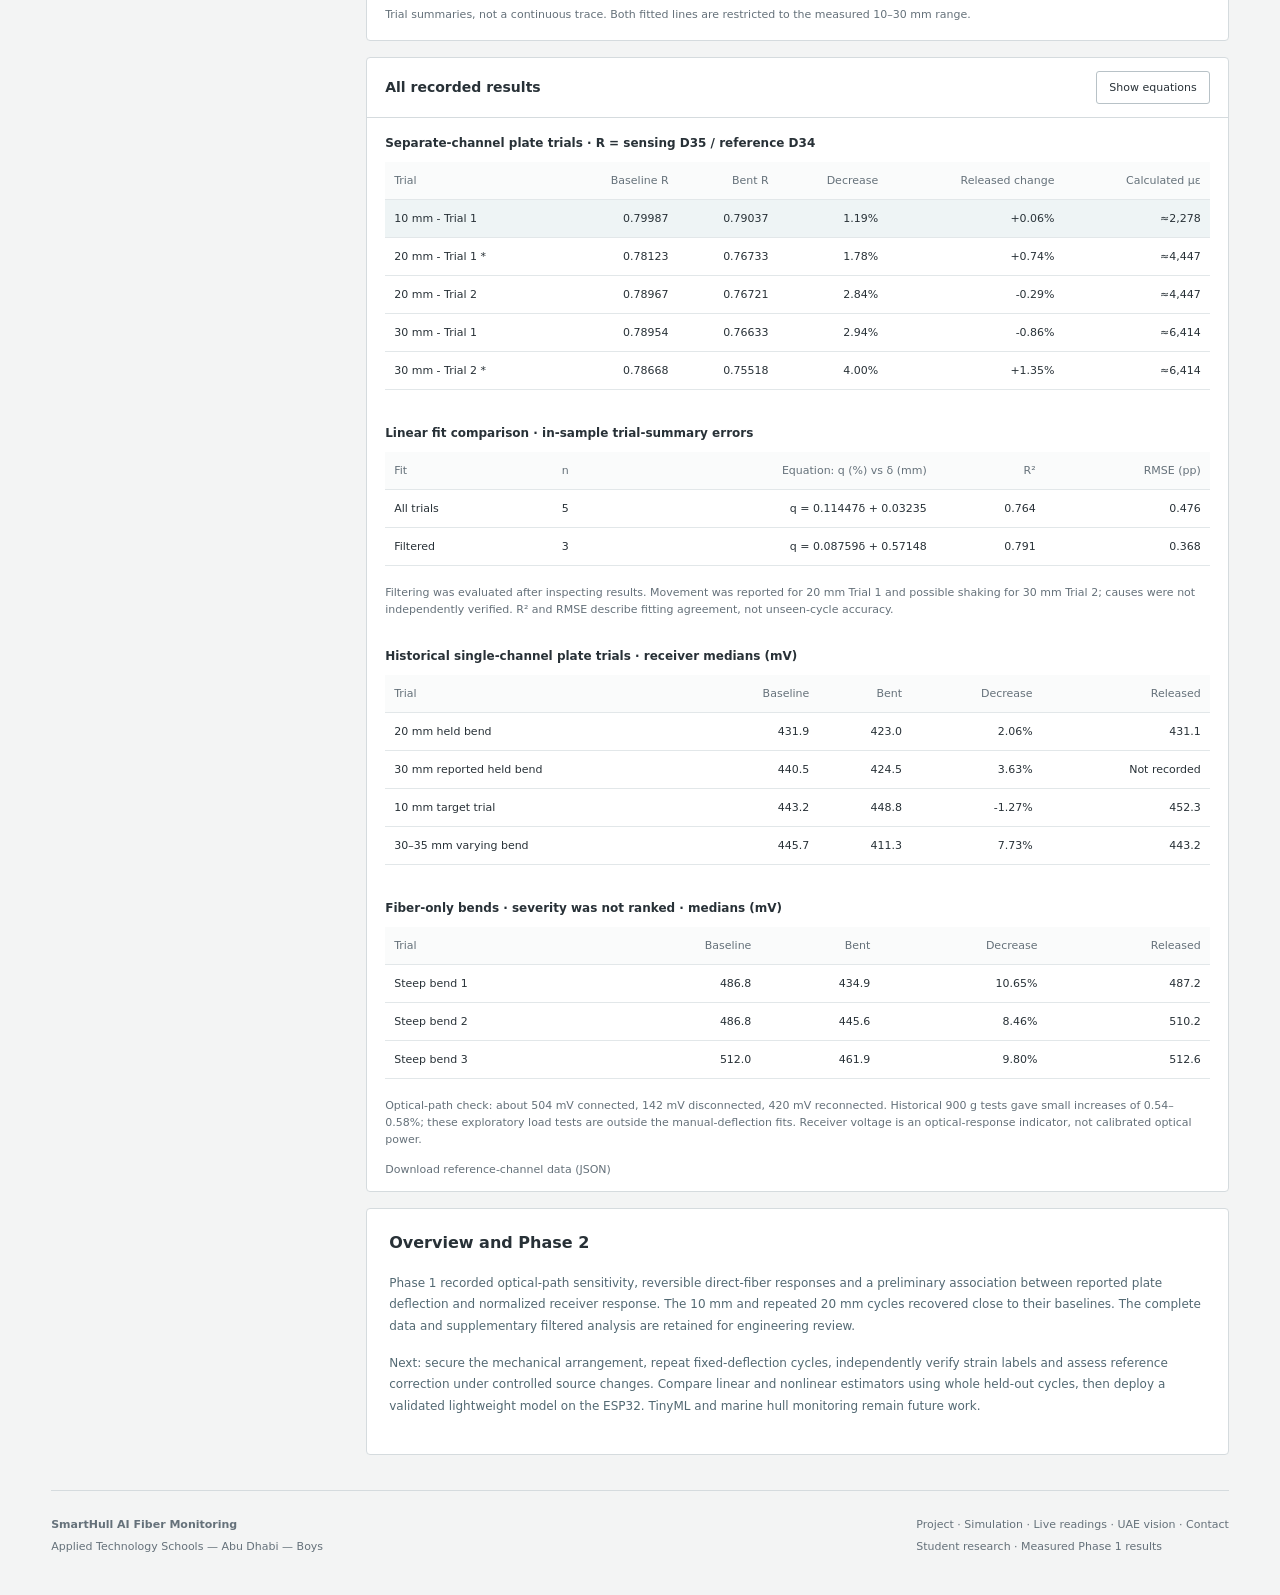
<file: simulation.html>
<!doctype html>
<html lang="en"><head><meta charset="utf-8"><meta name="viewport" content="width=device-width,initial-scale=1"><title>SmartHull | Experimental replay</title><meta name="description" content="Replay measured SmartHull fiber and polycarbonate bending trials, with separately labelled calculated strain and preliminary calibration."><link rel="stylesheet" href="style.css"><link rel="stylesheet" href="experiment.css?v=20261020-dark1"><script>try{document.documentElement.dataset.theme=localStorage.getItem("smarthull-theme")||(matchMedia("(prefers-color-scheme: dark)").matches?"dark":"light")}catch(e){}</script><link rel="icon" href="data:image/svg+xml,%3Csvg xmlns=%27http://www.w3.org/2000/svg%27 viewBox=%270 0 120 90%27%3E%3Cpath d=%27M8 52h104l-14 24H26z%27 fill=%27%230c3d5a%27/%3E%3Cpath d=%27M30 52V30h46l16 22%27 fill=%27none%27 stroke=%27%230c3d5a%27 stroke-width=%275%27 stroke-linejoin=%27round%27/%3E%3Cpath d=%27M16 66c14-9 28-9 42 0s28 9 44 0%27 fill=%27none%27 stroke=%27%23e0702f%27 stroke-width=%274%27 stroke-linecap=%27round%27/%3E%3C/svg%3E"></head>
<body><header><a href="index.html" class="brand"><svg class="logo" viewBox="0 0 120 90" aria-hidden="true" focusable="false"><path d="M8 52h104l-14 24H26z" fill="currentColor"/><path d="M30 52V30h46l16 22" fill="none" stroke="currentColor" stroke-width="5" stroke-linejoin="round"/><path d="M16 66c14-9 28-9 42 0s28 9 44 0" fill="none" stroke="#e0702f" stroke-width="4" stroke-linecap="round"/><path d="M0 84c15-8 30-8 45 0s30 8 45 0 20-4 30-2" fill="none" stroke="#1767a0" stroke-width="3" stroke-linecap="round"/></svg><b>SmartHull</b> <span>AI FIBER MONITORING</span></a><nav aria-label="Main navigation"><a href="index.html">Project</a><a href="simulation.html" aria-current="page">Simulation</a><a href="live.html">Live readings</a><a href="vision.html">UAE vision</a><a href="contact.html">Contact</a></nav><div class="header-tools"><button type="button" id="themeToggle" aria-pressed="false">Dark mode</button><span class="badge">RESEARCH PROTOTYPE</span></div></header>
<main class="experiment-page"><section class="intro"><div><div class="eyebrow">FROM THE WORKBENCH</div><h1>Bend. Measure. Release.</h1><p>Explore the voltage changes recorded in our actual fiber and polycarbonate tests. Replay a trial, then compare it with the preliminary fits.</p></div><a class="text-link" href="SmartHull-Experimental-Summary.pdf" target="_blank" rel="noopener">Read the experimental report ↗</a></section>
<div class="mode-tabs" role="group" aria-label="Experience"><button id="replayMode" aria-pressed="true">Replay measured trials</button><button id="exploreMode" aria-pressed="false">Explore the approximation</button></div>
<div class="data-banner" id="dataBanner" role="status">Recorded medians · animated replay · no live hardware connection</div>
<section class="workspace"><aside><section class="panel controls"><div id="replayControls"><h2>Choose an experiment</h2><label for="experimentType">Experiment</label><select id="experimentType"><option value="dual">Reference-channel plate trials</option><option value="plate">Historical single-channel plate</option><option value="fiber">Fiber only</option></select><label for="trial">Recorded trial</label><select id="trial"></select><p id="trialNote" class="trial-note"></p><div class="phase-controls" role="group" aria-label="Trial stage"><button id="baselineStage" aria-pressed="true">Unloaded</button><button id="bentStage" aria-pressed="false">Bent</button><button id="releasedStage" aria-pressed="false">Released</button></div><button id="run" class="primary">Play this trial</button><button id="reset" class="quiet">Reset replay</button><p class="hint" id="acquisition" aria-live="polite"></p></div>
<div id="exploreControls" hidden><h2>Explore 10–30 mm</h2><label for="fitChoice">Approximation</label><select id="fitChoice"><option value="all">All five trials</option><option value="filtered">Filtered three trials</option></select><label class="range-label" for="deflectionControl">Centre deflection <output id="deflectionValue">20.0 mm</output></label><input type="range" id="deflectionControl" min="10" max="30" value="20" step="0.5"><div class="ends"><span>10 mm</span><span>30 mm</span></div><p class="trial-note">Calculated values within the sampled range. This does not create additional measurements.</p><p class="equation" id="fitEquation"></p><p class="hint">The filtered analysis omits 20 mm Trial 1 and 30 mm Trial 2 because of reported movement concerns. All observations remain visible.</p></div>
</section><section class="panel setup"><h2>The physical specimen</h2><dl><div><dt>Polycarbonate</dt><dd>297 × 210 × 2 mm</dd></div><div><dt>Support spacing</dt><dd>≈228.6 mm · 9 inches</dd></div><div><dt>Unloaded centre height</dt><dd>60 mm</dd></div><div><dt>Sensing input</dt><dd>ESP32 D35 · sensing C1 tap</dd></div><div><dt>Reference input</dt><dd>D34 · short loop C1 tap</dd></div><div><dt>Emitter drive</dt><dd>D25 → both TX · 132/255</dd></div><div><dt>Power</dt><dd>3.3 V · common GND</dd></div></dl><p class="hint">Plate trials used manual pressure. A mass-to-deflection relationship is not assigned.</p></section><button type="button" id="showOutlook">See the future boat concept →</button></aside>
<div class="main-column"><section class="panel apparatus"><div class="panel-top"><h2 id="sceneTitle">Polycarbonate bending trial</h2><span class="badge" id="phase">UNLOADED</span></div><div class="scene-wrap"><canvas id="scene" aria-label="Three-dimensional bench illustration with one continuous sensing fiber crossing the plate twice and turning at one end"></canvas><p class="scene-caption" id="sceneCaption">Drag to rotate · scroll to zoom · bend shape is illustrative</p><div class="view-buttons"><button id="iso">Isometric</button><button id="side">Side</button><button id="top">Plan</button></div></div><div class="scene-bottom"><span id="geometryLabel">228.6 mm support span · 2 mm thickness</span><span>One continuous sensing fiber · two passes with a U-turn</span></div><section id="outlookPanel" class="outlook-panel" hidden><div class="eyebrow">FUTURE WORK · CONCEPT ONLY</div><h3>From a bench experiment to hull monitoring</h3><p>Multiple sensing regions and a future validated ESP32 model could support structural monitoring. This illustration contains no measured boat strain or damage data.</p><button id="backToRig">← Return to experiment</button></section></section>
<p id="guidedNarration" class="narration" role="status">Start with the unloaded reading, then compare bending and release.</p>
<div class="readouts"><article><span id="voltageLabel">Recorded receiver voltage</span><strong id="voltage"></strong><small id="voltageDetail"></small></article><article><span id="changeLabel">Change from trial baseline</span><strong id="change"></strong><small id="changeDetail"></small></article><article><span id="deflectionLabel">Reported centre deflection</span><strong id="deflection"></strong><small id="heightDetail"></small></article><article><span>Calculated centre bending strain</span><strong id="strain"></strong><small id="strainDetail">Nonlinear beam model · not measured strain</small></article></div>
<p class="scope-line" id="scopeLine"></p><section class="panel plot-panel"><div class="panel-top"><h2>Deflection and normalized response</h2><button id="export">Export all recorded summaries</button></div><canvas id="plot" aria-label="Five trial medians against deflection, with all-trial and filtered linear fits"></canvas><div class="legend"><span><i style="background:#315f70"></i>● No movement reported</span><span><i style="background:transparent;border:2px solid #aa7138"></i>□ Movement / shaking reported</span><span>┄ All-trial fit</span><span style="color:#896344">━ Filtered fit</span><span>○ Selected approximation</span></div><p class="hint">Trial summaries, not a continuous trace. Both fitted lines are restricted to the measured 10–30 mm range.</p></section>
<section class="panel evidence"><div class="panel-top"><h2>All recorded results</h2><button id="detailToggle" aria-expanded="false" aria-controls="scienceDetails">Show equations</button></div><div class="table-wrap"><table><caption>Separate-channel plate trials · R = sensing D35 / reference D34</caption><thead><tr><th>Trial</th><th>Baseline R</th><th>Bent R</th><th>Decrease</th><th>Released change</th><th>Calculated µε</th></tr></thead><tbody id="dualRows"></tbody></table></div><div class="table-wrap"><table><caption>Linear fit comparison · in-sample trial-summary errors</caption><thead><tr><th>Fit</th><th>n</th><th>Equation: q (%) vs δ (mm)</th><th>R²</th><th>RMSE (pp)</th></tr></thead><tbody><tr><td>All trials</td><td>5</td><td>q = 0.11447δ + 0.03235</td><td>0.764</td><td>0.476</td></tr><tr><td>Filtered</td><td>3</td><td>q = 0.08759δ + 0.57148</td><td>0.791</td><td>0.368</td></tr></tbody></table></div><p class="hint">Filtering was evaluated after inspecting results. Movement was reported for 20 mm Trial 1 and possible shaking for 30 mm Trial 2; causes were not independently verified. R² and RMSE describe fitting agreement, not unseen-cycle accuracy.</p>
<div class="table-wrap"><table><caption>Historical single-channel plate trials · receiver medians (mV)</caption><thead><tr><th>Trial</th><th>Baseline</th><th>Bent</th><th>Decrease</th><th>Released</th></tr></thead><tbody id="plateRows"></tbody></table></div><div class="table-wrap"><table><caption>Fiber-only bends · severity was not ranked · medians (mV)</caption><thead><tr><th>Trial</th><th>Baseline</th><th>Bent</th><th>Decrease</th><th>Released</th></tr></thead><tbody id="fiberRows"></tbody></table></div><p class="hint">Optical-path check: about 504 mV connected, 142 mV disconnected, 420 mV reconnected. Historical 900 g tests gave small increases of 0.54–0.58%; these exploratory load tests are outside the manual-deflection fits. Receiver voltage is an optical-response indicator, not calibrated optical power.</p><p class="hint"><a href="data/experimental-results.json" download>Download reference-channel data (JSON)</a></p></section>
<section id="scienceDetails" class="panel science" hidden><h2>Equations and interpretation</h2><p><b>Sensing fiber routing</b><br>One continuous sensing path crosses the plate, turns around and returns across it. The two passes are not independent sensing channels; the reference loop is separate. Pass spacing, turn radius and attachment details were not measured. Routing dimensions are illustrative; no factor-of-two strain or loss correction is applied.</p><p><b>Reference normalization</b><br>R = V<sub>D35</sub>/V<sub>D34</sub>; q (%) = 100(1 − R/R₀). Medians of sample-wise ratios were recorded; no 142 mV floor subtraction was applied. Historical single-channel q = 100(1 − V/V₀).</p><p><b>Fitting error</b><br>RMSE = √[Σ(qᵢ − q̂ᵢ)²/n], in percentage points. Five trial summaries are not five sets of independent sample-level replicates. Each reference-channel acquisition lasted about eight seconds, summarizing approximately 92 distinct rows including the initial rolling buffer.</p><p><b>Finite-rotation mechanics</b><br>κ = |w″|/(1 + w′²)<sup>3/2</sup>; |εᵦ| = (t/2)κ. For t = 2 mm and L = 228.6 mm, the smooth-support central-point-load elastica gives 2,278, 4,447 and 6,414 µε at 10, 20 and 30 mm. The model assumes an initially straight, uniform, inextensible beam able to slide over frictionless supports. Broad hand contact, support friction and plate effects are excluded. Strain values are conditional centre bending estimates, not measured fiber strain.</p><p><b>All-trial voltage-to-calculated-strain mapping</b><br>q ≈ 0.0005566 ε<sub>calc</sub> − 0.1209; ε<sub>calc</sub> (µε) ≈ (q + 0.1209)/0.0005566. This is a separate all-five-trial fit to model labels; the filtered deflection fit does not establish a filtered strain calibration.</p><p>For support slope φ: Iₓ = ∫₀^φ cosθ/√sin(φ−θ) dθ and Iᵧ = ∫₀^φ sinθ/√sin(φ−θ) dθ, with upper limit φ. Solve Iᵧ/Iₓ = 2δ/L, then ε<sub>b,c</sub> = (t/L)Iₓ√sinφ. The report details numerical checks.</p><p><a class="text-link" href="https://arxiv.org/pdf/1408.3094" target="_blank" rel="noopener">Batista: large-deflection beam model ↗</a> · <a href="https://doi.org/10.1299/jsme1958.29.1988">Ohtsuki: three-point bending</a></p></section>
<section class="panel science"><h2>Overview and Phase 2</h2><p>Phase 1 recorded optical-path sensitivity, reversible direct-fiber responses and a preliminary association between reported plate deflection and normalized receiver response. The 10 mm and repeated 20 mm cycles recovered close to their baselines. The complete data and supplementary filtered analysis are retained for engineering review.</p><p>Next: secure the mechanical arrangement, repeat fixed-deflection cycles, independently verify strain labels and assess reference correction under controlled source changes. Compare linear and nonlinear estimators using whole held-out cycles, then deploy a validated lightweight model on the ESP32. TinyML and marine hull monitoring remain future work.</p></section>
</div></section><footer><div><b>SmartHull AI Fiber Monitoring</b><p>Applied Technology Schools — Abu Dhabi — Boys</p></div><div><a href="index.html">Project</a> · <a href="simulation.html">Simulation</a> · <a href="live.html">Live readings</a> · <a href="vision.html">UAE vision</a> · <a href="contact.html">Contact</a><p>Student research · Measured Phase 1 results</p></div></footer></main>
<script src="model.js?v=20261020-results1"></script><script src="app.js?v=20261020-dark1"></script><script src="scene.js?v=20261020-routing1"></script><script>initialize();</script></body></html>
</file>
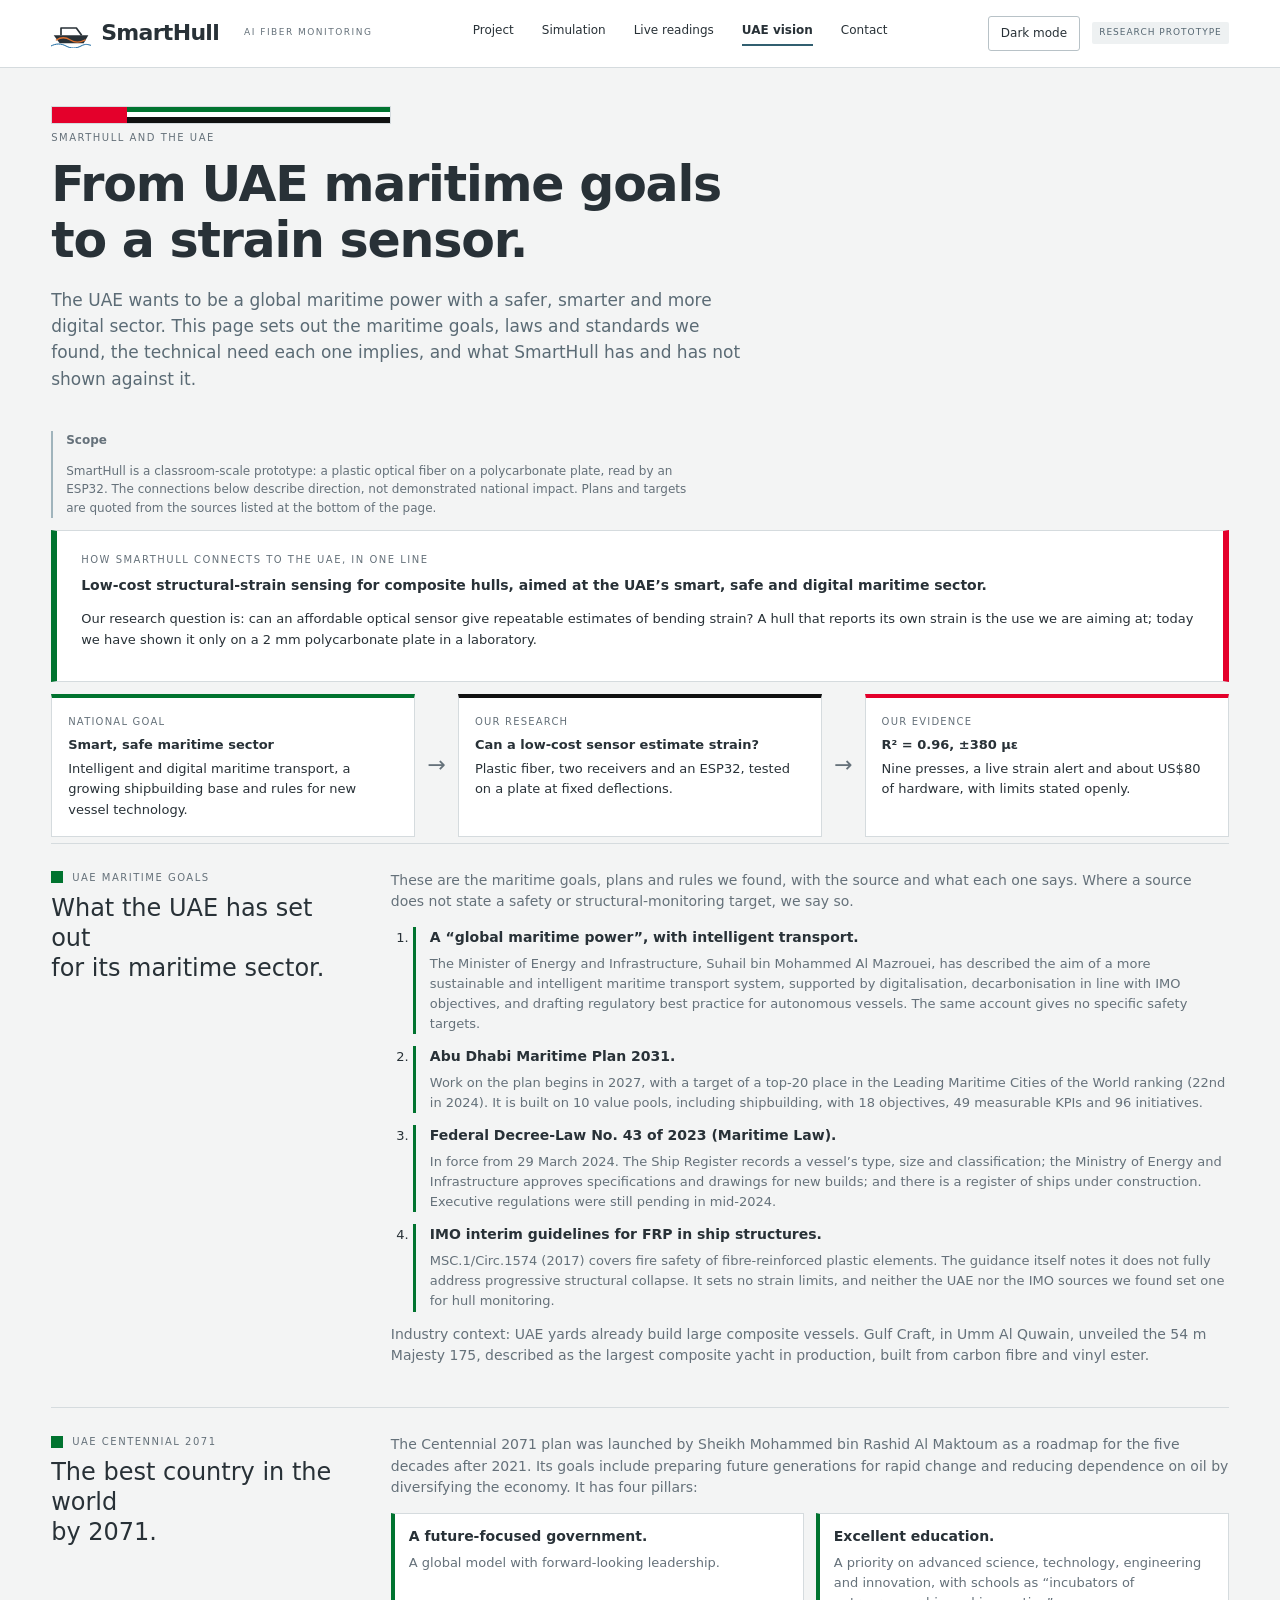
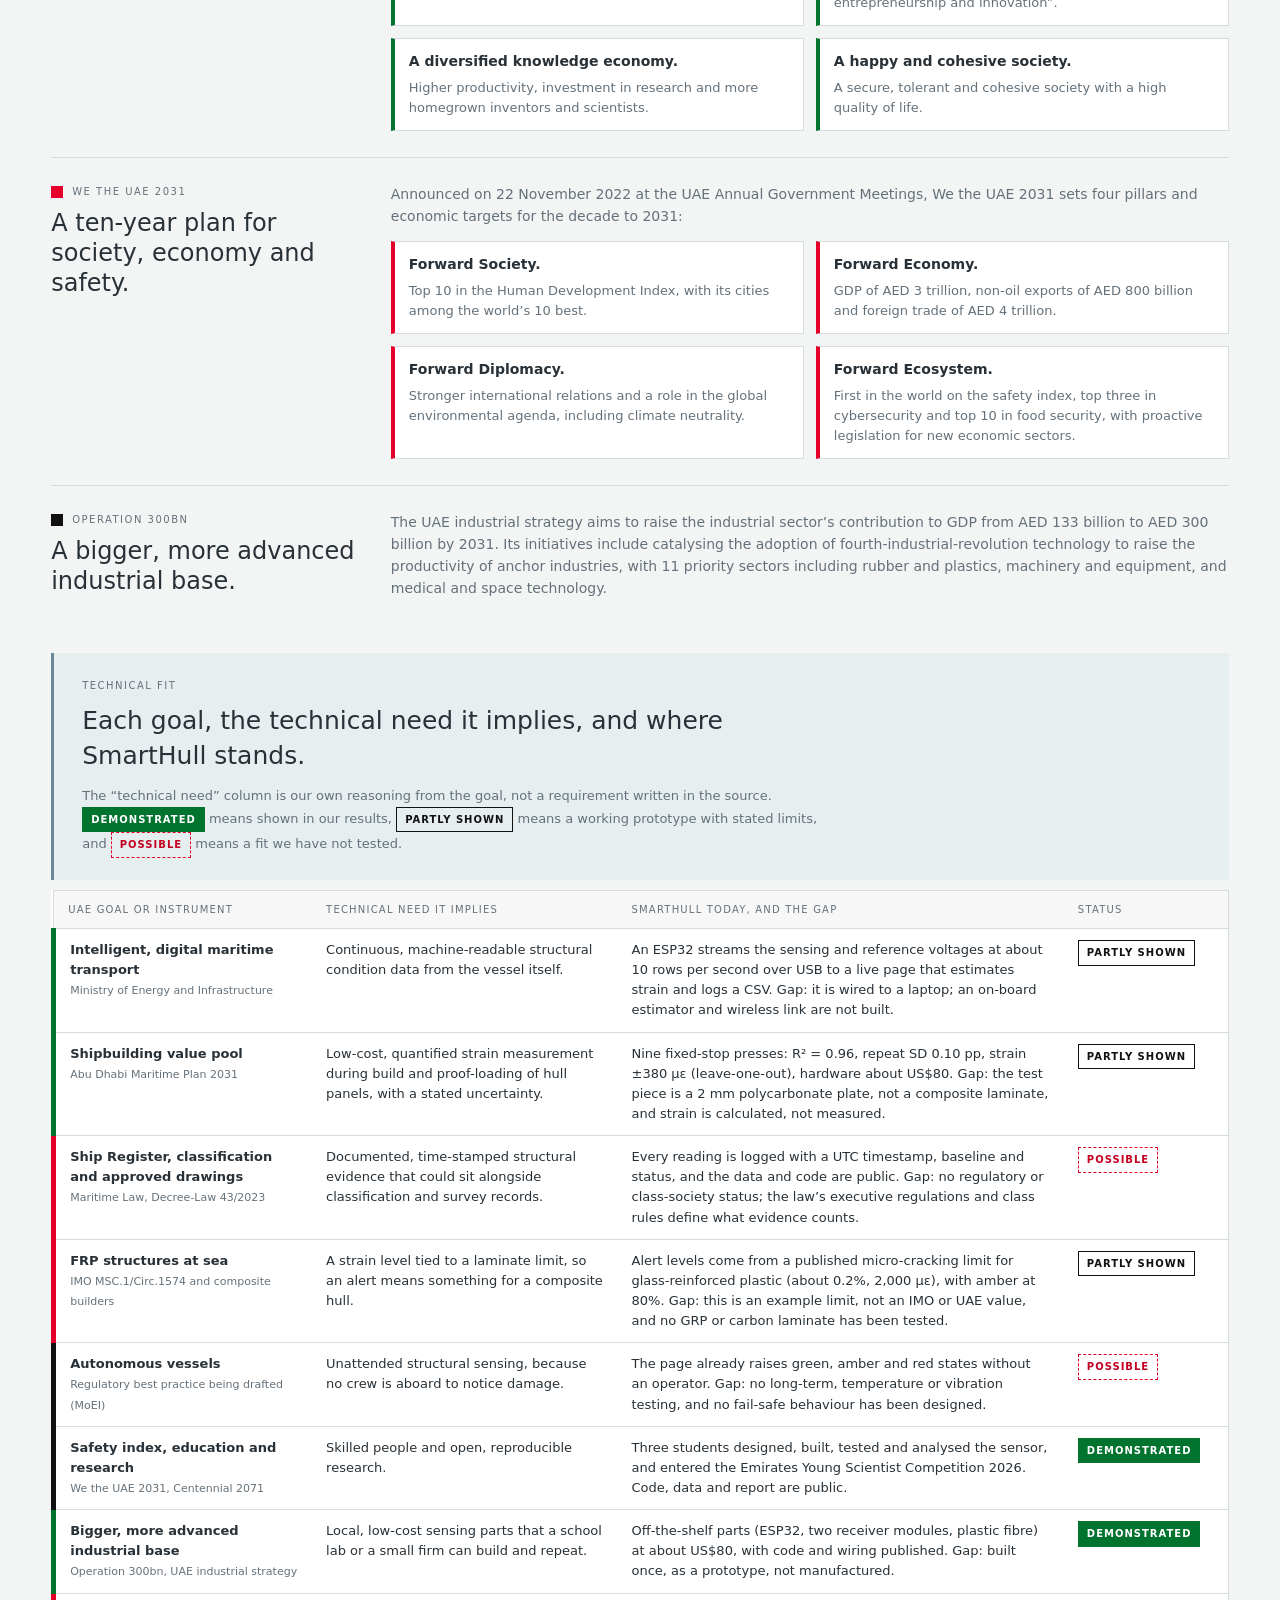
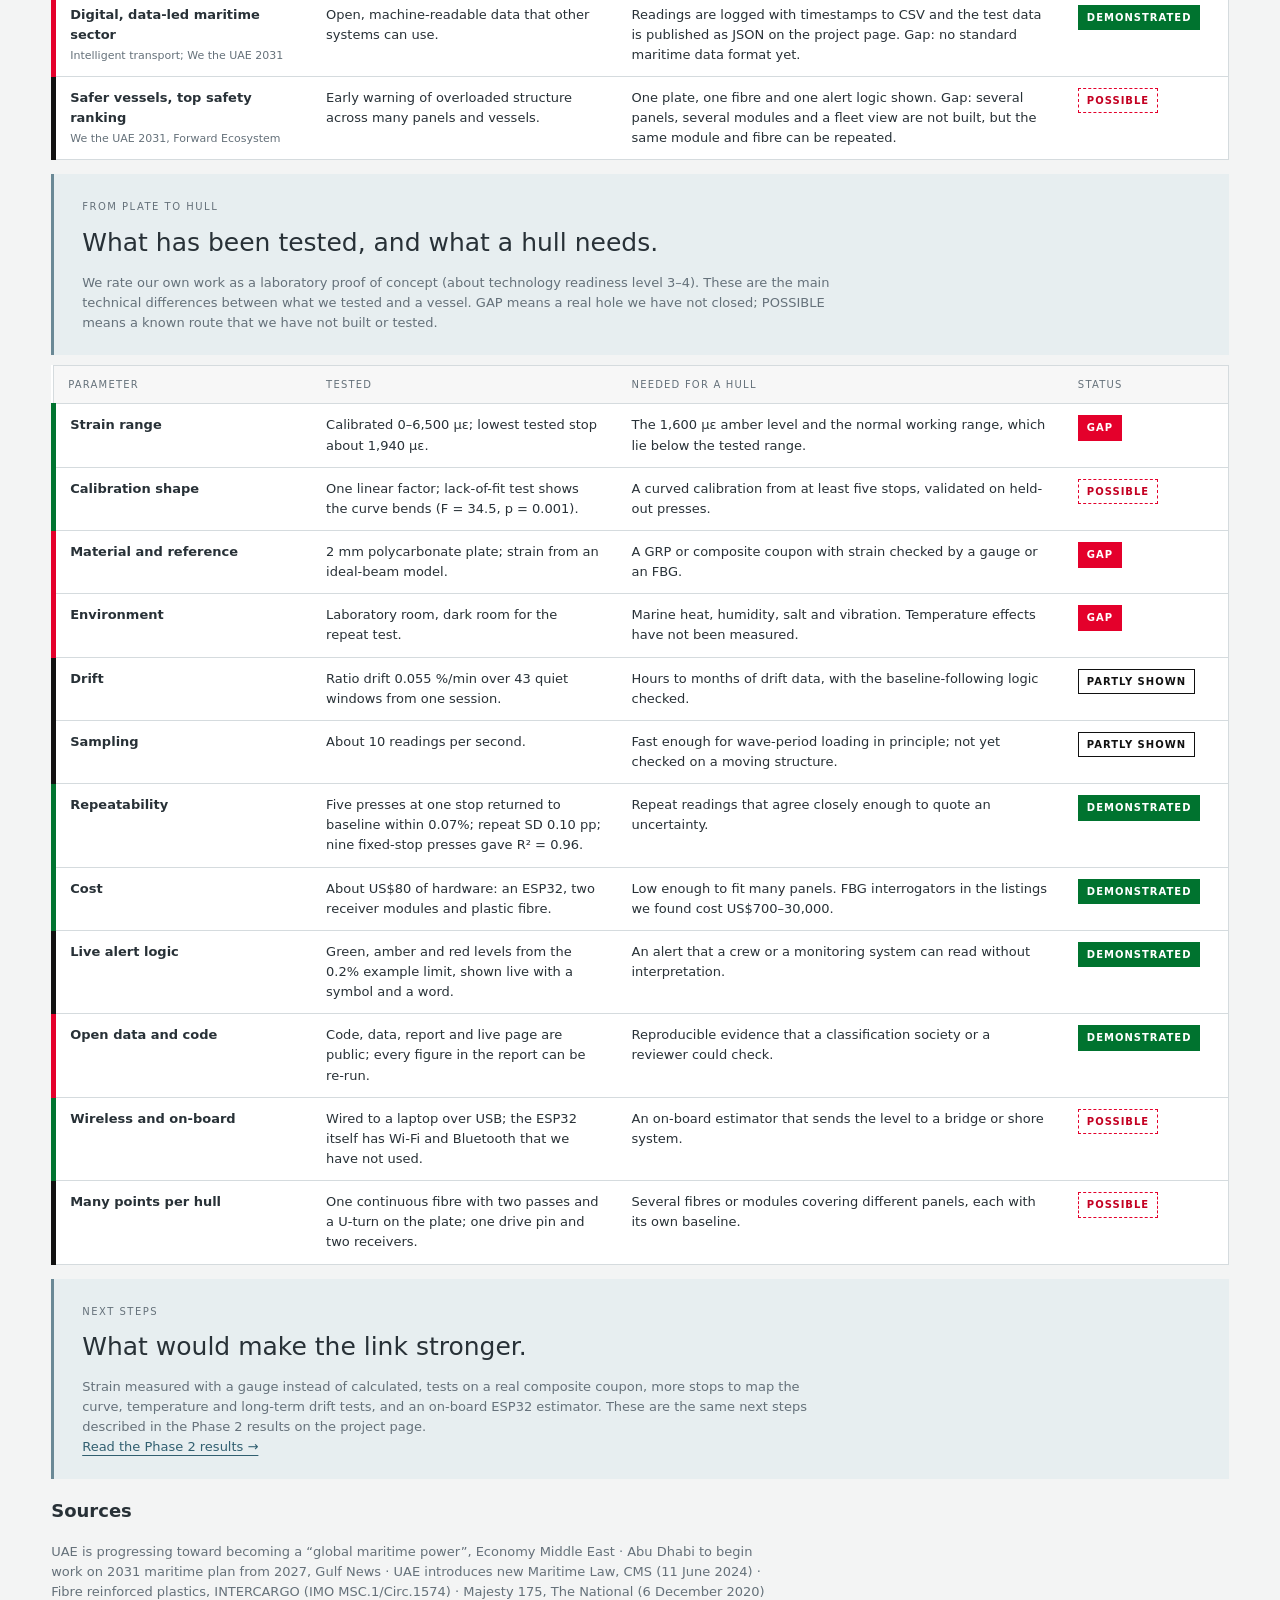
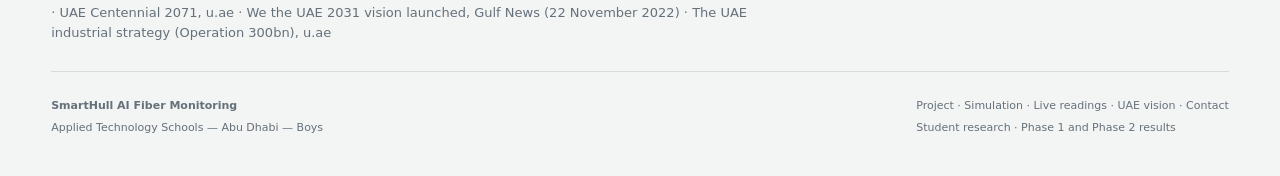
<file: vision.html>
<!doctype html><html lang="en"><head><meta charset="utf-8"><meta name="viewport" content="width=device-width, initial-scale=1"><meta name="description" content="How the SmartHull student research project connects to the UAE Centennial 2071, We the UAE 2031 and Operation 300bn."><title>SmartHull | UAE vision</title><link rel="stylesheet" href="style.css"><link rel="stylesheet" href="vision.css?v=2"><script>try{document.documentElement.dataset.theme=localStorage.getItem("smarthull-theme")||(matchMedia("(prefers-color-scheme: dark)").matches?"dark":"light")}catch(e){}</script><link rel="icon" href="data:image/svg+xml,%3Csvg xmlns=%27http://www.w3.org/2000/svg%27 viewBox=%270 0 120 90%27%3E%3Cpath d=%27M8 52h104l-14 24H26z%27 fill=%27%230c3d5a%27/%3E%3Cpath d=%27M30 52V30h46l16 22%27 fill=%27none%27 stroke=%27%230c3d5a%27 stroke-width=%275%27 stroke-linejoin=%27round%27/%3E%3Cpath d=%27M16 66c14-9 28-9 42 0s28 9 44 0%27 fill=%27none%27 stroke=%27%23e0702f%27 stroke-width=%274%27 stroke-linecap=%27round%27/%3E%3C/svg%3E"></head><body><header><a href="index.html" class="brand"><svg class="logo" viewBox="0 0 120 90" aria-hidden="true" focusable="false"><path d="M8 52h104l-14 24H26z" fill="currentColor"/><path d="M30 52V30h46l16 22" fill="none" stroke="currentColor" stroke-width="5" stroke-linejoin="round"/><path d="M16 66c14-9 28-9 42 0s28 9 44 0" fill="none" stroke="#e0702f" stroke-width="4" stroke-linecap="round"/><path d="M0 84c15-8 30-8 45 0s30 8 45 0 20-4 30-2" fill="none" stroke="#1767a0" stroke-width="3" stroke-linecap="round"/></svg><b>SmartHull</b> <span>AI FIBER MONITORING</span></a><nav aria-label="Main navigation"><a href="index.html">Project</a><a href="simulation.html">Simulation</a><a href="live.html">Live readings</a><a href="vision.html" aria-current="page">UAE vision</a><a href="contact.html" >Contact</a></nav><div class="header-tools"><button type="button" id="themeToggle" aria-pressed="false">Dark mode</button><span class="badge">RESEARCH PROTOTYPE</span></div></header><main class="content-page">
<section class="project-hero contact-hero"><div class="uae-band" role="img" aria-label="UAE flag colours"><i class="r"></i><div class="s"><b class="g"></b><b class="w"></b><b class="k"></b></div></div><div class="eyebrow">SMARTHULL AND THE UAE</div><h1>From UAE maritime goals<br>to a strain sensor.</h1><p class="lead">The UAE wants to be a global maritime power with a safer, smarter and more digital sector. This page sets out the maritime goals, laws and standards we found, the technical need each one implies, and what SmartHull has and has not shown against it.</p></section>
<section class="scope-note"><b>Scope</b><p>SmartHull is a classroom-scale prototype: a plastic optical fiber on a polycarbonate plate, read by an ESP32. The connections below describe direction, not demonstrated national impact. Plans and targets are quoted from the sources listed at the bottom of the page.</p></section>
<section class="oneline"><span class="eyebrow">HOW SMARTHULL CONNECTS TO THE UAE, IN ONE LINE</span><h2>Low-cost structural-strain sensing for composite hulls, aimed at the UAE&rsquo;s smart, safe and digital maritime sector.</h2><p>Our research question is: can an affordable optical sensor give repeatable estimates of bending strain? A hull that reports its own strain is the use we are aiming at; today we have shown it only on a 2 mm polycarbonate plate in a laboratory.</p></section>
<section class="flow" aria-label="From national vision to SmartHull"><div><small>NATIONAL GOAL</small><b>Smart, safe maritime sector</b><p>Intelligent and digital maritime transport, a growing shipbuilding base and rules for new vessel technology.</p></div><span aria-hidden="true">&rarr;</span><div><small>OUR RESEARCH</small><b>Can a low-cost sensor estimate strain?</b><p>Plastic fiber, two receivers and an ESP32, tested on a plate at fixed deflections.</p></div><span aria-hidden="true">&rarr;</span><div><small>OUR EVIDENCE</small><b>R&sup2; = 0.96, &plusmn;380 &micro;&epsilon;</b><p>Nine presses, a live strain alert and about US$80 of hardware, with limits stated openly.</p></div></section>

<section class="editorial-grid plan-green" id="maritime"><div><div class="eyebrow">UAE MARITIME GOALS</div><h2>What the UAE has set out<br>for its maritime sector.</h2></div><div><p>These are the maritime goals, plans and rules we found, with the source and what each one says. Where a source does not state a safety or structural-monitoring target, we say so.</p><ol class="method-list"><li><b>A &ldquo;global maritime power&rdquo;, with intelligent transport.</b><p>The Minister of Energy and Infrastructure, Suhail bin Mohammed Al Mazrouei, has described the aim of a more sustainable and intelligent maritime transport system, supported by digitalisation, decarbonisation in line with IMO objectives, and drafting regulatory best practice for autonomous vessels. The same account gives no specific safety targets.</p></li><li><b>Abu Dhabi Maritime Plan 2031.</b><p>Work on the plan begins in 2027, with a target of a top-20 place in the Leading Maritime Cities of the World ranking (22nd in 2024). It is built on 10 value pools, including shipbuilding, with 18 objectives, 49 measurable KPIs and 96 initiatives.</p></li><li><b>Federal Decree-Law No. 43 of 2023 (Maritime Law).</b><p>In force from 29 March 2024. The Ship Register records a vessel&rsquo;s type, size and classification; the Ministry of Energy and Infrastructure approves specifications and drawings for new builds; and there is a register of ships under construction. Executive regulations were still pending in mid-2024.</p></li><li><b>IMO interim guidelines for FRP in ship structures.</b><p>MSC.1/Circ.1574 (2017) covers fire safety of fibre-reinforced plastic elements. The guidance itself notes it does not fully address progressive structural collapse. It sets no strain limits, and neither the UAE nor the IMO sources we found set one for hull monitoring.</p></li></ol><p>Industry context: UAE yards already build large composite vessels. Gulf Craft, in Umm Al Quwain, unveiled the 54 m Majesty 175, described as the largest composite yacht in production, built from carbon fibre and vinyl ester.</p></div></section>
<section class="editorial-grid plan-green"><div><div class="eyebrow">UAE CENTENNIAL 2071</div><h2>The best country in the world<br>by 2071.</h2></div><div><p>The Centennial 2071 plan was launched by Sheikh Mohammed bin Rashid Al Maktoum as a roadmap for the five decades after 2021. Its goals include preparing future generations for rapid change and reducing dependence on oil by diversifying the economy. It has four pillars:</p><ol class="method-list"><li><b>A future-focused government.</b><p>A global model with forward-looking leadership.</p></li><li><b>Excellent education.</b><p>A priority on advanced science, technology, engineering and innovation, with schools as &ldquo;incubators of entrepreneurship and innovation&rdquo;.</p></li><li><b>A diversified knowledge economy.</b><p>Higher productivity, investment in research and more homegrown inventors and scientists.</p></li><li><b>A happy and cohesive society.</b><p>A secure, tolerant and cohesive society with a high quality of life.</p></li></ol></div></section>
<section class="editorial-grid plan-red"><div><div class="eyebrow">WE THE UAE 2031</div><h2>A ten-year plan for<br>society, economy and safety.</h2></div><div><p>Announced on 22 November 2022 at the UAE Annual Government Meetings, We the UAE 2031 sets four pillars and economic targets for the decade to 2031:</p><ol class="method-list"><li><b>Forward Society.</b><p>Top 10 in the Human Development Index, with its cities among the world&rsquo;s 10 best.</p></li><li><b>Forward Economy.</b><p>GDP of AED 3 trillion, non-oil exports of AED 800 billion and foreign trade of AED 4 trillion.</p></li><li><b>Forward Diplomacy.</b><p>Stronger international relations and a role in the global environmental agenda, including climate neutrality.</p></li><li><b>Forward Ecosystem.</b><p>First in the world on the safety index, top three in cybersecurity and top 10 in food security, with proactive legislation for new economic sectors.</p></li></ol></div></section>
<section class="editorial-grid plan-black"><div><div class="eyebrow">OPERATION 300BN</div><h2>A bigger, more advanced<br>industrial base.</h2></div><div><p>The UAE industrial strategy aims to raise the industrial sector&rsquo;s contribution to GDP from AED 133 billion to AED 300 billion by 2031. Its initiatives include catalysing the adoption of fourth-industrial-revolution technology to raise the productivity of anchor industries, with 11 priority sectors including rubber and plastics, machinery and equipment, and medical and space technology.</p></div></section>
<section class="research-question"><span class="eyebrow">TECHNICAL FIT</span><h2>Each goal, the technical need it implies, and where SmartHull stands.</h2><p>The &ldquo;technical need&rdquo; column is our own reasoning from the goal, not a requirement written in the source. <span class="st ok">DEMONSTRATED</span> means shown in our results, <span class="st part">PARTLY SHOWN</span> means a working prototype with stated limits, and <span class="st pos">POSSIBLE</span> means a fit we have not tested.</p></section>
<table class="connect"><thead><tr><th>UAE GOAL OR INSTRUMENT</th><th>TECHNICAL NEED IT IMPLIES</th><th>SMARTHULL TODAY, AND THE GAP</th><th>STATUS</th></tr></thead><tbody><tr style="--c:#00732f"><td><b>Intelligent, digital maritime transport</b><span class="pl">Ministry of Energy and Infrastructure</span></td><td>Continuous, machine-readable structural condition data from the vessel itself.</td><td>An ESP32 streams the sensing and reference voltages at about 10 rows per second over USB to a live page that estimates strain and logs a CSV. Gap: it is wired to a laptop; an on-board estimator and wireless link are not built.</td><td><span class="st part">PARTLY SHOWN</span></td></tr>
<tr style="--c:#00732f"><td><b>Shipbuilding value pool</b><span class="pl">Abu Dhabi Maritime Plan 2031</span></td><td>Low-cost, quantified strain measurement during build and proof-loading of hull panels, with a stated uncertainty.</td><td>Nine fixed-stop presses: R&sup2; = 0.96, repeat SD 0.10 pp, strain &plusmn;380 &micro;&epsilon; (leave-one-out), hardware about US$80. Gap: the test piece is a 2 mm polycarbonate plate, not a composite laminate, and strain is calculated, not measured.</td><td><span class="st part">PARTLY SHOWN</span></td></tr>
<tr style="--c:#e4002b"><td><b>Ship Register, classification and approved drawings</b><span class="pl">Maritime Law, Decree-Law 43/2023</span></td><td>Documented, time-stamped structural evidence that could sit alongside classification and survey records.</td><td>Every reading is logged with a UTC timestamp, baseline and status, and the data and code are public. Gap: no regulatory or class-society status; the law&rsquo;s executive regulations and class rules define what evidence counts.</td><td><span class="st pos">POSSIBLE</span></td></tr>
<tr style="--c:#e4002b"><td><b>FRP structures at sea</b><span class="pl">IMO MSC.1/Circ.1574 and composite builders</span></td><td>A strain level tied to a laminate limit, so an alert means something for a composite hull.</td><td>Alert levels come from a published micro-cracking limit for glass-reinforced plastic (about 0.2%, 2,000 &micro;&epsilon;), with amber at 80%. Gap: this is an example limit, not an IMO or UAE value, and no GRP or carbon laminate has been tested.</td><td><span class="st part">PARTLY SHOWN</span></td></tr>
<tr style="--c:#111"><td><b>Autonomous vessels</b><span class="pl">Regulatory best practice being drafted (MoEI)</span></td><td>Unattended structural sensing, because no crew is aboard to notice damage.</td><td>The page already raises green, amber and red states without an operator. Gap: no long-term, temperature or vibration testing, and no fail-safe behaviour has been designed.</td><td><span class="st pos">POSSIBLE</span></td></tr>
<tr style="--c:#111"><td><b>Safety index, education and research</b><span class="pl">We the UAE 2031, Centennial 2071</span></td><td>Skilled people and open, reproducible research.</td><td>Three students designed, built, tested and analysed the sensor, and entered the Emirates Young Scientist Competition 2026. Code, data and report are public.</td><td><span class="st ok">DEMONSTRATED</span></td></tr>
<tr style="--c:#00732f"><td><b>Bigger, more advanced industrial base</b><span class="pl">Operation 300bn, UAE industrial strategy</span></td><td>Local, low-cost sensing parts that a school lab or a small firm can build and repeat.</td><td>Off-the-shelf parts (ESP32, two receiver modules, plastic fibre) at about US$80, with code and wiring published. Gap: built once, as a prototype, not manufactured.</td><td><span class="st ok">DEMONSTRATED</span></td></tr>
<tr style="--c:#e4002b"><td><b>Digital, data-led maritime sector</b><span class="pl">Intelligent transport; We the UAE 2031</span></td><td>Open, machine-readable data that other systems can use.</td><td>Readings are logged with timestamps to CSV and the test data is published as JSON on the project page. Gap: no standard maritime data format yet.</td><td><span class="st ok">DEMONSTRATED</span></td></tr>
<tr style="--c:#111"><td><b>Safer vessels, top safety ranking</b><span class="pl">We the UAE 2031, Forward Ecosystem</span></td><td>Early warning of overloaded structure across many panels and vessels.</td><td>One plate, one fibre and one alert logic shown. Gap: several panels, several modules and a fleet view are not built, but the same module and fibre can be repeated.</td><td><span class="st pos">POSSIBLE</span></td></tr>
</tbody></table>
<section class="research-question"><span class="eyebrow">FROM PLATE TO HULL</span><h2>What has been tested, and what a hull needs.</h2><p>We rate our own work as a laboratory proof of concept (about technology readiness level 3&ndash;4). These are the main technical differences between what we tested and a vessel. GAP means a real hole we have not closed; POSSIBLE means a known route that we have not built or tested.</p></section>
<table class="connect"><thead><tr><th>PARAMETER</th><th>TESTED</th><th>NEEDED FOR A HULL</th><th>STATUS</th></tr></thead><tbody><tr style="--c:#00732f"><td><b>Strain range</b></td><td>Calibrated 0&ndash;6,500 &micro;&epsilon;; lowest tested stop about 1,940 &micro;&epsilon;.</td><td>The 1,600 &micro;&epsilon; amber level and the normal working range, which lie below the tested range.</td><td><span class="st gap">GAP</span></td></tr>
<tr style="--c:#00732f"><td><b>Calibration shape</b></td><td>One linear factor; lack-of-fit test shows the curve bends (F = 34.5, p = 0.001).</td><td>A curved calibration from at least five stops, validated on held-out presses.</td><td><span class="st pos">POSSIBLE</span></td></tr>
<tr style="--c:#e4002b"><td><b>Material and reference</b></td><td>2 mm polycarbonate plate; strain from an ideal-beam model.</td><td>A GRP or composite coupon with strain checked by a gauge or an FBG.</td><td><span class="st gap">GAP</span></td></tr>
<tr style="--c:#e4002b"><td><b>Environment</b></td><td>Laboratory room, dark room for the repeat test.</td><td>Marine heat, humidity, salt and vibration. Temperature effects have not been measured.</td><td><span class="st gap">GAP</span></td></tr>
<tr style="--c:#111"><td><b>Drift</b></td><td>Ratio drift 0.055 %/min over 43 quiet windows from one session.</td><td>Hours to months of drift data, with the baseline-following logic checked.</td><td><span class="st part">PARTLY SHOWN</span></td></tr>
<tr style="--c:#111"><td><b>Sampling</b></td><td>About 10 readings per second.</td><td>Fast enough for wave-period loading in principle; not yet checked on a moving structure.</td><td><span class="st part">PARTLY SHOWN</span></td></tr>
<tr style="--c:#00732f"><td><b>Repeatability</b></td><td>Five presses at one stop returned to baseline within 0.07%; repeat SD 0.10 pp; nine fixed-stop presses gave R&sup2; = 0.96.</td><td>Repeat readings that agree closely enough to quote an uncertainty.</td><td><span class="st ok">DEMONSTRATED</span></td></tr>
<tr style="--c:#00732f"><td><b>Cost</b></td><td>About US$80 of hardware: an ESP32, two receiver modules and plastic fibre.</td><td>Low enough to fit many panels. FBG interrogators in the listings we found cost US$700&ndash;30,000.</td><td><span class="st ok">DEMONSTRATED</span></td></tr>
<tr style="--c:#111"><td><b>Live alert logic</b></td><td>Green, amber and red levels from the 0.2% example limit, shown live with a symbol and a word.</td><td>An alert that a crew or a monitoring system can read without interpretation.</td><td><span class="st ok">DEMONSTRATED</span></td></tr>
<tr style="--c:#e4002b"><td><b>Open data and code</b></td><td>Code, data, report and live page are public; every figure in the report can be re-run.</td><td>Reproducible evidence that a classification society or a reviewer could check.</td><td><span class="st ok">DEMONSTRATED</span></td></tr>
<tr style="--c:#00732f"><td><b>Wireless and on-board</b></td><td>Wired to a laptop over USB; the ESP32 itself has Wi-Fi and Bluetooth that we have not used.</td><td>An on-board estimator that sends the level to a bridge or shore system.</td><td><span class="st pos">POSSIBLE</span></td></tr>
<tr style="--c:#111"><td><b>Many points per hull</b></td><td>One continuous fibre with two passes and a U-turn on the plate; one drive pin and two receivers.</td><td>Several fibres or modules covering different panels, each with its own baseline.</td><td><span class="st pos">POSSIBLE</span></td></tr>
</tbody></table>
<section class="research-question"><span class="eyebrow">NEXT STEPS</span><h2>What would make the link stronger.</h2><p>Strain measured with a gauge instead of calculated, tests on a real composite coupon, more stops to map the curve, temperature and long-term drift tests, and an on-board ESP32 estimator. These are the same next steps described in the Phase 2 results on the project page.</p><a class="text-link" href="index.html#phase2">Read the Phase 2 results →</a></section>
<section class="contact-context contact-guidance"><h2>Sources</h2><p><a href="https://economymiddleeast.com/news/uae-progressing-toward-becoming-global-maritime-power-says-energy-minister/" rel="noopener">UAE is progressing toward becoming a &ldquo;global maritime power&rdquo;, Economy Middle East</a> · <a href="https://gulfnews.com/uae/abu-dhabi/abu-dhabi-to-begin-work-on-2031-maritime-plan-from-2027-eyes-top-20-ranking-1.500693713" rel="noopener">Abu Dhabi to begin work on 2031 maritime plan from 2027, Gulf News</a> · <a href="https://cms.law/en/are/legal-updates/uae-introduces-new-maritime-law-to-boost-shipping-industry" rel="noopener">UAE introduces new Maritime Law, CMS (11 June 2024)</a> · <a href="https://www.intercargo.org/wp-content/uploads/2023/11/Fibre-reinforced-plastics.pdf" rel="noopener">Fibre reinforced plastics, INTERCARGO (IMO MSC.1/Circ.1574)</a> · <a href="https://www.thenationalnews.com/lifestyle/luxury/majesty-175-uae-s-gulf-craft-unveils-world-s-largest-composite-yacht-1.1123791" rel="noopener">Majesty 175, The National (6 December 2020)</a> · <a href="https://u.ae/en/about-the-uae/strategies-initiatives-and-awards/strategies-plans-and-visions/innovation-and-future-shaping/uae-centennial-2071" rel="noopener">UAE Centennial 2071, u.ae</a> · <a href="https://gulfnews.com/uae/we-the-uae-2031-vision-launched-by-sheikh-mohammed-bin-rashid-1.92189009" rel="noopener">We the UAE 2031 vision launched, Gulf News (22 November 2022)</a> · <a href="https://u.ae/en/about-the-uae/strategies-initiatives-and-awards/strategies-plans-and-visions/industry-science-and-technology/the-uae-industrial-strategy" rel="noopener">The UAE industrial strategy (Operation 300bn), u.ae</a></p></section>
<footer><div><b>SmartHull AI Fiber Monitoring</b><p>Applied Technology Schools — Abu Dhabi — Boys</p></div><div><a href="index.html">Project</a> · <a href="simulation.html">Simulation</a> · <a href="live.html">Live readings</a> · <a href="vision.html">UAE vision</a> · <a href="contact.html">Contact</a><p>Student research · Phase 1 and Phase 2 results</p></div></footer></main><script src="theme.js"></script></body></html>
</file>
<file: style.css>
:root{color-scheme:light;--bg:#f3f4f4;--paper:#fff;--ink:#283137;--muted:#65717a;--line:#d5dbde;--blue:#276581;--orange:#ae7135}*{box-sizing:border-box}html{scroll-behavior:smooth;scroll-padding-top:90px}body{margin:0;color:var(--ink);background:var(--bg);font:13px/1.55 system-ui,-apple-system,Segoe UI,sans-serif}a{color:inherit;text-decoration:none}button,input,select{font:inherit}button{padding:7px 12px;border:1px solid #b8c2c7;background:#fff;border-radius:3px;cursor:pointer;color:var(--ink)}button:hover{background:#eaf0f2}button:disabled{opacity:.55;cursor:default}button.primary{background:#315f70;color:white;border-color:#315f70;width:100%;margin-top:12px}input,select{border:1px solid #bcc6cc;border-radius:3px;background:white;color:var(--ink);min-width:0;padding:6px;width:100%}input:focus,button:focus-visible,select:focus{outline:2px solid #6598b0;outline-offset:2px}input[type=range]{padding:0;accent-color:var(--blue);cursor:pointer;border:0}input[type=checkbox]{width:auto;accent-color:var(--blue)}header{display:flex;align-items:center;justify-content:space-between;padding:16px 4%;background:#fff;border-bottom:1px solid var(--line);gap:20px;position:sticky;top:0;z-index:5}.brand{font-weight:650;font-size:22px;letter-spacing:-.7px}.brand span{font-size:9px;font-weight:500;letter-spacing:1.5px;margin-left:15px;color:var(--muted)}nav{display:flex;gap:28px;font-size:12px}nav a:hover{text-decoration:underline}.badge{font-size:9px;letter-spacing:1px;color:#566772;background:#eef1f2;padding:4px 7px;border-radius:2px}main{max-width:1500px;margin:auto;padding:0 4%}.intro{display:flex;justify-content:space-between;gap:40px;padding:35px 0 25px;align-items:center}.eyebrow{letter-spacing:1.5px;color:var(--muted);font-size:10px}h1{font-size:30px;line-height:1.2;letter-spacing:-.7px;font-weight:600;margin:9px 0}.intro p{max-width:750px;color:var(--muted);margin-bottom:0}.note{border-left:2px solid #9baeb7;padding-left:15px;flex-shrink:0;font-size:11px;color:var(--muted)}.workspace{display:grid;grid-template-columns:285px minmax(0,1fr);gap:20px}aside,.main-column{display:flex;flex-direction:column;gap:16px}.panel{background:var(--paper);border:1px solid var(--line);border-radius:4px;overflow:hidden}aside .panel{padding:18px}h2{font-size:14px;font-weight:600;margin:0 0 17px}h2>span{display:inline-block;font-size:10px;color:#687b85;margin-right:10px;font-weight:500}.panel-top{display:flex;align-items:center;justify-content:space-between;border-bottom:1px solid var(--line);padding:13px 18px;gap:10px}.panel-top h2{margin:0}.panel-top button{font-size:11px}.fields{display:grid;grid-template-columns:1fr 1fr;gap:12px}.fields label{font-size:10px;color:#53636d;display:flex;flex-direction:column;gap:5px}.fields label:last-child:nth-child(odd){grid-column:1/-1}input,select{font-variant-numeric:tabular-nums}.hint{font-size:11px;color:var(--muted);margin:13px 18px}.panel aside .hint,aside .hint{margin:13px 0 0}.range-label{display:flex;justify-content:space-between;margin:12px 0 8px;font-size:11px}.range-label output{font-weight:600}.ends{display:flex;justify-content:space-between;font-size:10px;color:var(--muted);margin-bottom:14px}.button-row{display:flex;gap:8px;margin-top:8px}.button-row button{flex:1;font-size:11px;padding:7px 5px}.scene-wrap{position:relative;height:390px;background:#f6f7f7}#scene{width:100%;height:100%;display:block;cursor:grab;touch-action:none}#scene:active{cursor:grabbing}.scene-caption{position:absolute;bottom:15px;left:18px;font-size:10px;color:#697c87;pointer-events:none}.view-buttons{display:flex;gap:5px;position:absolute;right:15px;bottom:10px}.view-buttons button{font-size:10px;background:#fffffff0}.scene-bottom{display:flex;justify-content:space-between;gap:12px;flex-wrap:wrap;border-top:1px solid var(--line);padding:11px 18px;font-size:10px;color:var(--muted)}.scene-bottom label{display:flex;align-items:center;gap:5px}.validity{padding:8px 18px;background:#f0f4f5;font-size:11px;color:#4b6570}.validity.warning{background:#fff5e7;color:#865d28}.readouts{display:grid;grid-template-columns:repeat(3,1fr);gap:12px}.readouts article{background:white;border:1px solid var(--line);padding:16px}.readouts span{display:block;font-size:11px;color:var(--muted)}.readouts strong{display:block;font-size:25px;font-weight:500;font-variant-numeric:tabular-nums;margin:4px 0}.readouts strong small{font-size:12px}.readouts small{font-size:10px;color:var(--muted)}.signal-chain{display:grid;grid-template-columns:100px 1fr 110px;align-items:center;gap:22px;padding:22px}.source{border:1px solid #c8d4d9;padding:14px;text-align:center;position:relative}.source span{font-size:10px;display:block;color:var(--muted)}.source:after{content:'';position:absolute;top:50%;right:-23px;width:22px;border-top:1px solid #9eafb8}.channels>div{display:grid;grid-template-columns:1fr auto;gap:7px;padding:8px 0;font-size:11px}.channels b{font-weight:500}.meter{grid-column:1/-1;height:4px;background:#e5eaed}.meter i{display:block;height:100%;background:var(--blue)}.meter.ref i{background:var(--orange)}.quotient{padding-left:20px;border-left:1px solid var(--line)}.quotient span{font-size:11px;color:var(--muted);display:block}.quotient strong{font:24px ui-monospace,monospace}.estimates{display:grid;grid-template-columns:1fr 1fr;border-top:1px solid var(--line);padding:14px 20px;gap:20px}.estimates div{display:flex;flex-wrap:wrap;justify-content:space-between;gap:5px;font-size:11px}.estimates small{width:100%;color:var(--muted)}.estimates b{font-weight:500;font-variant-numeric:tabular-nums}.chart-toolbar{display:flex;align-items:center;justify-content:space-between;padding:15px 18px;gap:15px;flex-wrap:wrap;font-size:11px}.chart-toolbar label{display:flex;align-items:center;gap:8px}.chart-toolbar select{width:auto;font-size:11px}#sampleCount{color:var(--muted)}#plot{display:block;width:100%;height:290px;touch-action:pan-y}.legend{display:flex;gap:20px;flex-wrap:wrap;font-size:10px;padding:0 18px;color:var(--muted)}.legend i{display:inline-block;width:16px;height:2px;vertical-align:middle;margin-right:5px}.point-detail{background:#f5f7f7;border-top:1px solid var(--line);border-bottom:1px solid var(--line);padding:9px 18px;font-size:11px;font-variant-numeric:tabular-nums;min-height:36px}.table-wrap{overflow:auto}table{border-collapse:collapse;width:100%;font-size:10px;text-align:right;white-space:nowrap}th,td{border-bottom:1px solid #e7ebed;padding:8px 12px;font-variant-numeric:tabular-nums}th{font-weight:500;background:#fafbfb;color:var(--muted)}#fitResult{background:#f5f7f7;padding:16px 18px;font-size:12px;border-top:1px solid var(--line)}#fitResult .fit-metrics{display:flex;gap:30px;margin-top:12px;flex-wrap:wrap}#fitResult strong{font-size:20px;display:block;font-weight:500}.equation,code{font-family:ui-monospace,SFMono-Regular,Consolas,monospace;font-size:12px}.method{margin-top:40px;border-top:1px solid var(--line);padding:30px 0}.method>h2{font-size:24px;margin:10px 0 25px}.method-grid{display:grid;grid-template-columns:repeat(3,1fr);gap:30px}.method h3{font-size:14px}.method p{font-size:12px;color:var(--muted)}.equation{padding:15px;background:#e9edef;line-height:2;border-left:2px solid #8ba4af}footer{padding:25px 0 35px;display:flex;justify-content:space-between;gap:20px;border-top:1px solid var(--line);font-size:11px;color:var(--muted)}footer p{margin:5px 0}@media(max-width:1000px){.brand span{display:none}.workspace{grid-template-columns:250px minmax(0,1fr)}.note{display:none}.readouts{gap:7px}.readouts article{padding:10px}.readouts strong{font-size:21px}.signal-chain{gap:15px;padding:15px;grid-template-columns:75px 1fr 80px}.source{padding:10px}.scene-caption{bottom:50px}}@media(max-width:750px){header{flex-wrap:wrap;padding:13px 4%;gap:10px}.brand{font-size:20px}nav{font-size:11px;gap:17px}.badge{font-size:8px}h1{font-size:25px}.intro{padding:25px 0}.workspace{grid-template-columns:1fr}aside{display:grid;grid-template-columns:1fr 1fr}aside .panel:last-child{grid-column:1/-1}.main-column{grid-row:1}.scene-wrap{height:330px}.scene-caption{bottom:15px;font-size:9px}.view-buttons{right:8px;gap:3px}.view-buttons button{padding:6px;font-size:9px}.method-grid{grid-template-columns:1fr}.readouts span{font-size:10px}.readouts strong{font-size:20px}.readouts small{font-size:9px}.signal-chain{grid-template-columns:70px 1fr 70px}.quotient strong{font-size:19px}.quotient{padding-left:10px}.estimates{gap:15px}.chart-toolbar select{max-width:220px}footer{flex-direction:column}}@media(max-width:420px){aside{grid-template-columns:1fr}.readouts{grid-template-columns:1fr}.readouts article{display:grid;grid-template-columns:1fr auto;align-items:center}.readouts strong{grid-column:2;grid-row:1/3;margin:0}.readouts small{grid-column:1}.readouts strong small{display:inline}.scene-caption{bottom:48px}.signal-chain{grid-template-columns:1fr 1fr}.source{display:none}.quotient{border:0}.panel-top .badge{max-width:140px;text-align:right}.estimates{grid-template-columns:1fr}header>.badge{display:none}}@media(prefers-reduced-motion:reduce){html{scroll-behavior:auto}}
/* Presentation layer: a clear introduction with optional research detail. */
nav a[aria-current=page]{font-weight:650;border-bottom:2px solid #315f70;padding-bottom:5px}.simple-mode .advanced-only{display:none!important}.simple-mode .readouts{grid-template-columns:1fr 1fr}.simple-mode .workspace{grid-template-columns:285px minmax(0,1fr)}.simple-mode .main-column{gap:16px}.simple-mode .scene-wrap{height:390px}.simple-mode .scene-bottom>span{display:none}.simple-mode .scene-bottom{font-size:11px}.judge-guide{display:grid;grid-template-columns:repeat(3,1fr);gap:25px;background:#e9eef0;border:1px solid #d2dde2;border-radius:4px;padding:19px 23px;margin-bottom:18px}.judge-guide b{display:block;font-size:13px;font-weight:600}.judge-guide span{display:block;font-size:12px;color:var(--muted);margin-top:5px}.mode-bar{display:flex;justify-content:space-between;align-items:center;gap:15px;margin:18px 0;font-size:11px;color:var(--muted)}.mode-bar button{font-size:12px;flex-shrink:0}.plain-help{padding:16px 0;margin-top:8px;border-top:1px solid var(--line);border-bottom:1px solid var(--line);font-size:12px}.plain-help p{margin:7px 0 0;color:var(--muted)}.strain-status{display:flex;justify-content:space-between;align-items:center;gap:20px;border:1px solid #bbcdd5;border-left:4px solid #567885;border-radius:4px;background:#edf3f5;padding:17px 20px}.strain-status b{font-weight:600;font-size:14px}.strain-status p{margin:5px 0 0;font-size:12px;color:#566670}.strain-status>span{font-size:22px;white-space:nowrap;font-variant-numeric:tabular-nums}.strain-status.caution{background:#fff7e8;border-color:#d5b775;border-left-color:#ad7b21}.strain-status.high{background:#fff0ec;border-color:#d1a294;border-left-color:#a23f2d}.strain-status.high b,.strain-status.high>span{color:#913f30}.strain-status.caution b{color:#865d1d}.simple-explanation{display:grid;grid-template-columns:repeat(3,1fr);gap:20px;padding:22px}.simple-explanation span{color:#748b96;font-size:11px;display:block;margin-bottom:9px}.simple-explanation b{font-size:12px;display:block}.simple-explanation p{font-size:11px;color:var(--muted);margin:7px 0 0}.content-page{max-width:1250px}.project-hero{padding:65px 0 45px;max-width:850px}.project-hero h1{font-size:clamp(32px,4vw,49px);line-height:1.15;letter-spacing:-1.2px;margin:17px 0 22px;font-weight:550}.lead{font-size:17px;color:#5b6b75;max-width:700px}.hero-actions{display:flex;gap:25px;align-items:center;flex-wrap:wrap;margin:28px 0}.action-link{display:inline-block;background:#315f70;color:#fff;padding:12px 20px;border-radius:3px;font-size:13px}.action-link:hover{background:#274d5b}.text-link{color:#315f70;font-size:13px;text-decoration:underline;text-underline-offset:4px}.scope-note{font-size:12px;border-left:2px solid #a0b4bc;padding-left:13px;color:var(--muted);max-width:650px}.overview-steps{display:grid;grid-template-columns:repeat(3,1fr);gap:30px;border-top:1px solid var(--line);border-bottom:1px solid var(--line);padding:30px 0}.overview-steps article>span{font-size:10px;letter-spacing:1.5px;color:#53717f}.overview-steps h2{font-size:18px;margin:14px 0 10px;font-weight:550}.overview-steps p{font-size:13px;color:var(--muted);margin:0}.editorial-grid{display:grid;grid-template-columns:1fr 1.4fr;gap:65px;padding:55px 0}.editorial-grid h2{font-size:28px;font-weight:500;line-height:1.25;margin-top:15px}.editorial-grid p{font-size:14px;color:var(--muted);margin-top:0}.research-question{background:#e7eef0;padding:32px 38px;border-left:3px solid #6a8996}.research-question h2{font-size:25px;line-height:1.4;font-weight:500;max-width:700px;margin:12px 0}.research-question p{color:var(--muted);margin-bottom:0;max-width:750px}.method-list{padding-left:22px;margin:0}.method-list li{padding-left:8px;margin-bottom:20px}.method-list b{font-size:14px;font-weight:550}.method-list p{margin:5px 0 0;font-size:13px}.evidence-grid{display:grid;grid-template-columns:1fr 1fr;gap:35px;border-top:1px solid var(--line);border-bottom:1px solid var(--line);padding:30px 0}.evidence-grid h2{font-size:18px;margin:0}.evidence-grid p{color:var(--muted);font-size:13px}.team-section{padding:50px 0}.team-section h2{font-size:26px;margin:10px 0}.team-section p{color:var(--muted)}.team-names{display:grid;grid-template-columns:repeat(3,1fr);gap:25px;margin:24px 0;font-size:13px}.contact-layout{display:grid;grid-template-columns:1.1fr 1fr;gap:60px;margin-bottom:65px;align-items:start}.contact-card{padding:30px;background:white;border:1px solid var(--line);border-radius:4px}.contact-card h2{font-size:23px;font-weight:500;margin:14px 0}.contact-card p{color:var(--muted);font-size:13px}.contact-card .hint{margin:16px 0 0;font-size:11px}.contact-email{display:block;overflow-wrap:anywhere;margin:22px 0;font-size:16px;color:#315f70}.contact-context h2{font-size:18px;margin-top:12px}.contact-context li{color:var(--muted);margin:12px 0}.contact-context ul{padding-left:20px}.contact-context hr{border:0;border-top:1px solid var(--line);margin:28px 0}.content-page footer{margin-top:20px}@media(max-width:850px){.editorial-grid{gap:30px}.contact-layout{gap:25px}.simple-explanation{grid-template-columns:1fr;gap:17px}.simple-explanation span{display:inline;margin-right:10px}.simple-explanation b{display:inline}.judge-guide{gap:15px;padding:16px}}@media(max-width:750px){.simple-mode .workspace{grid-template-columns:1fr}.simple-mode .main-column{grid-row:auto}.simple-mode aside{display:block}.simple-mode aside .panel{margin:0}.simple-mode .plain-help{display:none}.simple-mode .scene-wrap{height:320px}.judge-guide{grid-template-columns:1fr;gap:13px}.judge-guide span{margin-top:2px}.mode-bar{align-items:start}.mode-bar span{max-width:160px}.overview-steps,.editorial-grid,.evidence-grid,.contact-layout{grid-template-columns:1fr;gap:25px}.project-hero{padding:35px 0}.editorial-grid{padding:35px 0}.research-question{padding:25px}.team-names{grid-template-columns:1fr;gap:13px}.strain-status{flex-wrap:wrap;gap:10px}.strain-status>span{font-size:20px}.simple-mode .readouts{grid-template-columns:1fr 1fr}.simple-mode .readouts article{display:block}.simple-mode .readouts strong{margin:4px 0}}@media(max-width:400px){.mode-bar{flex-wrap:wrap}.mode-bar span{max-width:none}.simple-mode .readouts{grid-template-columns:1fr}.simple-mode .readouts article{display:grid}.contact-card{padding:23px}}

.team-contacts{display:grid;grid-template-columns:repeat(3,minmax(0,1fr));gap:20px}.team-contacts .contact-card{display:flex;flex-direction:column;padding:25px}.team-contacts .contact-card h2{font-size:21px;line-height:1.4;min-height:90px}.team-contacts .contact-card .eyebrow{min-height:32px}.team-contacts .contact-email{font-size:15px;margin:15px 0 22px}.team-contacts .action-link{align-self:flex-start;margin-top:auto}.contact-mail-note{color:var(--muted);font-size:11px;margin:18px 0 35px}.contact-guidance{max-width:720px;margin-bottom:45px}.contact-guidance p{color:var(--muted)}@media(max-width:950px){.team-contacts{grid-template-columns:1fr}.team-contacts .contact-card h2,.team-contacts .contact-card .eyebrow{min-height:0}.team-contacts .contact-card{padding:25px}}
.outlook-panel[hidden],.outlook-return[hidden]{display:none!important}.outlook-panel{padding:21px 22px;border-top:1px solid var(--line);background:#f4f7f7}.outlook-intro{display:flex;justify-content:space-between;gap:16px;align-items:start}.outlook-intro h3{font-weight:550;font-size:21px;margin:7px 0 0;line-height:1.25}.outlook-panel>p{font-size:12px;color:#576c76;max-width:850px}.concept-label{white-space:nowrap;color:#596d73;font-size:9px;letter-spacing:1px;border:1px solid #b7c8ca;padding:5px 8px}.outlook-steps{display:grid;grid-template-columns:repeat(3,1fr);gap:22px;margin:20px 0}.outlook-steps b{display:block;font-size:11px;font-weight:600}.outlook-steps span{display:block;color:var(--muted);font-size:11px;margin-top:6px}.outlook-panel .outlook-scope{font-size:10px;padding:10px 12px;background:#e7edef;border-left:2px solid #8aa0aa}.outlook-actions{display:flex;gap:9px;flex-wrap:wrap;margin-top:14px}.outlook-actions button{font-size:11px}.outlook-return{padding:12px 18px;border-top:1px solid var(--line);display:flex;justify-content:space-between;gap:12px;align-items:center;font-size:11px;color:var(--muted)}.outlook-return button{font-size:11px}.apparatus.outlook-active .scene-bottom,.apparatus.outlook-active #validity{display:none!important}.apparatus.outlook-active .scene-wrap{background:#edf3f4}.apparatus.outlook-active .scene-caption{max-width:50%;font-size:10px}#sceneTitle{transition:none}@media(max-width:750px){.outlook-steps{grid-template-columns:1fr;gap:13px}.outlook-intro{flex-wrap:wrap;gap:10px}.outlook-return{flex-wrap:wrap}.outlook-panel{padding:18px}.outlook-intro h3{font-size:20px}.apparatus.outlook-active .scene-caption{bottom:48px;max-width:95%}}
.bench-label{font-size:10px;letter-spacing:1px;color:#5d737e;margin-top:2px}.sensor-readout{border-top:3px solid #315f70!important}.sensor-readout strong{color:#315f70}.guided-narration{padding:12px 16px;background:#e9f0f2;border-left:3px solid #7596a5;font-size:12px;color:#354f5b}.run-summary[hidden],.strain-status[hidden]{display:none!important}.run-summary{padding:20px;background:#edf4f1;border:1px solid #b9cec6;border-radius:4px}.summary-heading{display:flex;justify-content:space-between;align-items:start;gap:15px}.summary-heading h3{font-size:19px;font-weight:550;margin:7px 0 0}.summary-heading button{font-size:11px}.summary-values{display:grid;grid-template-columns:repeat(4,1fr);gap:15px;margin:20px 0}.summary-values span{display:block;font-size:10px;color:#526c62}.summary-values strong{display:block;font-size:20px;font-weight:500;margin-top:5px;font-variant-numeric:tabular-nums}.run-summary>p{font-size:11px;color:#52665e}.run-summary .hint{margin:8px 0}.drift-demo{padding:20px;border-bottom:1px solid var(--line);background:#fafcfc}.drift-heading{display:flex;align-items:center;justify-content:space-between;gap:20px}.drift-heading h3{margin:0;font-size:16px;font-weight:550}.drift-heading p{margin:5px 0 0;color:var(--muted);font-size:11px}.drift-heading button{font-size:11px;max-width:220px}.drift-values{display:grid;grid-template-columns:1fr 1fr;gap:20px;margin:20px 0 10px}.drift-values span,.drift-values small{display:block;font-size:11px;color:var(--muted)}.drift-values strong{display:block;font-size:24px;font-weight:500;margin:5px 0;font-variant-numeric:tabular-nums}.drift-values>div:last-child strong{color:#315f70}.drift-demo>p,.drift-demo>small{font-size:11px;color:#5d6d76}.apparatus.outlook-active #validity{display:block!important;border-top:1px solid var(--line)}.readouts{grid-template-columns:repeat(2,1fr)}.simple-mode #validity{display:block!important}.simple-mode .readouts{grid-template-columns:1fr 1fr}@media(max-width:650px){.summary-values{grid-template-columns:1fr 1fr}.summary-heading,.drift-heading{flex-direction:column;align-items:start;gap:12px}.drift-values{gap:12px}.drift-values strong{font-size:21px}.run-summary{padding:17px}.guided-narration{font-size:11px}}@media(max-width:400px){.simple-mode .readouts{grid-template-columns:1fr}}

.video-hero{max-width:none;padding:48px 0 38px}.video-hero .hero-copy{max-width:850px}.hero-video{margin:6px 0 0;background:#0f1417;border-radius:6px;overflow:hidden;box-shadow:0 18px 45px -22px rgba(20,35,42,.55)}.hero-video video{display:block;width:100%;aspect-ratio:16/9;max-height:64vh;background:#0f1417;object-fit:contain}.hero-video figcaption{padding:9px 14px;font-size:11px;color:#9fb0b8;background:#151c20;letter-spacing:.2px}@media(max-width:750px){.video-hero{padding:28px 0}.hero-video{border-radius:4px}}

/* consistency: same container, header tools, footer and dark mode on every page */
:root[data-theme=dark]{color-scheme:dark;--bg:#0d1820;--paper:#172630;--ink:#e0edf2;--muted:#adc1cb;--line:#344954;--blue:#79c4d8;--orange:#e9b56d}
.header-tools{display:flex;align-items:center;gap:12px}
#themeToggle{font-size:12px}
main,.content-page,.experiment-page{max-width:1500px;padding:0 4%}
.video-hero .hero-copy{max-width:850px}
.hero-video{width:min(100%,calc(64vh*16/9));margin-left:auto;margin-right:auto}
[data-theme=dark] header{background:var(--paper)}
[data-theme=dark] button,[data-theme=dark] select,[data-theme=dark] input{background:#20343f;border-color:#506874;color:var(--ink)}
[data-theme=dark] button:hover{background:#304c5a}
[data-theme=dark] .badge{background:#29434f;color:#c5e5ef}
[data-theme=dark] .action-link{background:#316378;color:#fff}
[data-theme=dark] .text-link,[data-theme=dark] .contact-email{color:var(--blue)}
[data-theme=dark] .lead,[data-theme=dark] .scope-note{color:var(--muted)}
[data-theme=dark] .research-question{background:#1a2d38;border-color:#79aeb8}
[data-theme=dark] .contact-card{background:var(--paper);border-color:var(--line)}
@media(max-width:750px){header{flex-wrap:wrap;gap:10px}header nav{order:3;width:100%;gap:22px}}

.brand{display:inline-flex;align-items:center;gap:10px}.brand .logo{height:30px;width:auto;flex:none}.brand b{font-weight:inherit}@media(max-width:640px){.brand .logo{height:26px}}
</file>
<file: experiment.css>
[hidden]{display:none!important}.experiment-page{max-width:1440px}.experiment-page .intro h1{font-size:clamp(32px,4vw,48px)}.experiment-page .intro p{max-width:730px;font-size:14px}.mode-tabs{display:flex;gap:6px;flex-wrap:wrap;margin:0 0 12px}.mode-tabs button{padding:11px 18px}.mode-tabs [aria-pressed=true]{color:white;background:#315f70;border-color:#315f70}.data-banner{padding:11px 16px;margin-bottom:20px;background:#e7eeec;border-left:3px solid #6d9388;color:#3b5b53;font-size:12px}.data-banner.model-mode{background:#f4eddf;border-color:#a0824e;color:#725b31}.experiment-page .workspace{grid-template-columns:295px minmax(0,1fr)}.controls label{display:block;font-size:12px;color:#586b75;margin:12px 0 5px}.controls select{padding:9px}.trial-note{font-size:12px;color:#64747c;line-height:1.65;margin:15px 0}.phase-controls{display:grid;grid-template-columns:repeat(3,1fr);gap:5px}.phase-controls button{font-size:11px;padding:9px 4px}.phase-controls [aria-pressed=true]{background:#e3ecef;border-color:#638692;color:#294c5b}.quiet{display:block;width:100%;margin-top:9px;font-size:11px}.controls .equation{font-size:14px;padding:15px 0}.setup dl{margin:0}.setup dl div{padding:10px 0;border-top:1px solid #e4e9eb}.setup dt{font-size:11px;color:#64747d}.setup dd{margin:3px 0 0;font-size:13px}.experiment-page .scene-wrap{height:370px}.experiment-page .readouts{grid-template-columns:repeat(2,minmax(0,1fr))}.experiment-page .readouts article{padding:16px 18px;min-height:111px}.experiment-page .readouts strong{font-size:29px}.experiment-page .readouts small{display:block;line-height:1.4}.narration{margin:0;padding:10px 0;font-size:13px;color:#3c5d69;min-height:42px}.scope-line{font-size:11px;color:#637780;margin:0;line-height:1.6}.plot-panel canvas{display:block;width:100%;height:400px}.legend{padding:12px 18px 0}.legend span{font-size:10px}.table-wrap{overflow:auto;margin:0 18px 18px}.table-wrap table{width:100%;border-collapse:collapse;min-width:520px}.table-wrap caption{text-align:left;font-size:12px;padding:16px 0 9px;font-weight:600}.table-wrap th,.table-wrap td{padding:10px 9px;white-space:nowrap;font-size:11px;border-bottom:1px solid #e2e7e9;text-align:right}.table-wrap th:first-child,.table-wrap td:first-child{text-align:left}.table-wrap tr.selected{background:#eef4f5}.science{padding:22px}.science p{font-size:12px;line-height:1.8;margin:15px 0;color:#536973}.science h2{font-size:16px}.experiment-page .apparatus.outlook-active .scene-caption{max-width:none}.experiment-page .apparatus.outlook-active .scene-bottom{display:none}.outlook-panel h3{font-size:20px;font-weight:550}.plot-panel .panel-top{flex-wrap:wrap}.plot-panel .hint{margin-bottom:17px}.experiment-page button:focus-visible{outline:3px solid #7da8b8;outline-offset:3px}footer{margin-top:35px}.experiment-page aside{align-self:start}
@media(max-width:900px){.experiment-page .workspace{grid-template-columns:250px minmax(0,1fr)}.experiment-page .intro{gap:20px}.experiment-page .scene-caption{bottom:46px}.experiment-page .readouts strong{font-size:25px}.experiment-page .readouts article{padding:13px}.experiment-page .scope-line{padding:0 2px}}
@media(max-width:700px){header{flex-wrap:wrap;gap:10px}header .brand{font-size:20px}.brand span{margin-left:7px}header nav{order:3;width:100%;gap:22px}main{padding:0 5%}.experiment-page .intro{align-items:start;flex-direction:column;gap:16px;padding:25px 0 20px}.experiment-page .workspace{grid-template-columns:1fr}.experiment-page aside{display:grid;grid-template-columns:1fr}.experiment-page aside .setup{display:none}.experiment-page .scene-wrap{height:310px}.experiment-page .main-column{grid-row:auto}.mode-tabs button{flex:1;padding:10px}.scene-bottom{font-size:9px}.data-banner{font-size:11px}.readouts strong{font-size:25px}.plot-panel canvas{height:340px}.experiment-page .readouts{gap:8px}.experiment-page .panel-top{padding:12px}.experiment-page footer{display:block}.experiment-page footer>div{margin-bottom:15px}.phase-controls{gap:7px}.phase-controls button{font-size:12px}.trial-note{margin:10px 0}}
@media(prefers-reduced-motion:reduce){html{scroll-behavior:auto}}
.workspace>*{min-width:0}.experiment-page .readouts article{min-width:0;overflow-wrap:anywhere}.legend{gap:10px 18px}.legend span{display:inline-flex;align-items:center;gap:5px}.intro .text-link{flex-shrink:0}
.experiment-page .readouts article{display:block}.experiment-page .readouts article>span,.experiment-page .readouts article>strong,.experiment-page .readouts article>small{display:block;width:100%}.experiment-page .readouts strong{overflow-wrap:normal}@media(max-width:400px){.experiment-page .readouts{grid-template-columns:1fr}.plot-panel canvas{min-width:430px}.plot-panel{overflow-x:auto}}

/* Persistent, accessible simulation theme. */
#themeToggle{white-space:nowrap;min-width:94px}
:root[data-theme=dark]{color-scheme:dark;--bg:#0d1820;--paper:#172630;--ink:#e0edf2;--muted:#adc1cb;--line:#344954;--blue:#79c4d8;--orange:#e9b56d}
[data-theme=dark] header,[data-theme=dark] .readouts article{background:var(--paper)}
[data-theme=dark] button,[data-theme=dark] select,[data-theme=dark] input{background:#20343f;border-color:#506874;color:var(--ink)}
[data-theme=dark] button:hover{background:#304c5a}
[data-theme=dark] .scene-wrap{background:#101f29}
[data-theme=dark] .view-buttons button{background:#20343ff2}
[data-theme=dark] .badge,[data-theme=dark] .table-wrap tr.selected{background:#29434f;color:#c5e5ef}
[data-theme=dark] .data-banner{background:#1c3935;color:#b9e0d4}
[data-theme=dark] .data-banner.model-mode{background:#3b3223;color:#efd2a0}
[data-theme=dark] .mode-tabs [aria-pressed=true],[data-theme=dark] .phase-controls [aria-pressed=true],[data-theme=dark] button.primary{background:#316378;color:#fff;border-color:#79aebe}
[data-theme=dark] .controls label,[data-theme=dark] .trial-note,[data-theme=dark] .setup dt,[data-theme=dark] .scope-line,[data-theme=dark] .scene-caption,[data-theme=dark] .science p,[data-theme=dark] .outlook-panel>p{color:var(--muted)}
[data-theme=dark] .narration{color:#badce8}
[data-theme=dark] .outlook-panel{background:#1a2d38}
[data-theme=dark] .setup dl div,[data-theme=dark] .table-wrap th,[data-theme=dark] .table-wrap td{border-color:var(--line)}
[data-theme=dark] .legend span[style]{color:#e3b081!important}
[data-theme=dark] .legend i[style*="315f70"]{background:#79c4d8!important}
[data-theme=dark] .legend i[style*="aa7138"]{border-color:#e9b56d!important}
</file>
<file: live.css>
.live-controls{padding:20px;margin:18px 0}.live-controls .hint{margin:10px 0}.actions{display:flex;flex-wrap:wrap;gap:10px}.actions .primary{width:auto;margin:0}.live-readouts{margin:20px 0;grid-template-columns:repeat(4,minmax(0,1fr))!important}.live-readouts article{background:var(--paper)}.live-readouts strong{font-size:28px!important}.live-controls p{font-size:12px;line-height:1.7}#status[data-error=true]{border-color:#c78342}#livePlot{height:300px}#age{font-size:11px;color:var(--muted)}nav a[aria-current]{font-weight:700;text-decoration:underline;text-underline-offset:5px}@media(max-width:750px){.live-readouts{grid-template-columns:repeat(2,minmax(0,1fr))!important}.actions button{flex:1 1 160px}header{flex-wrap:wrap}header nav{order:3;width:100%}}@media(max-width:380px){.live-readouts{grid-template-columns:1fr!important}}
/* Keep the live chart within narrow screens rather than inheriting replay width. */
#livePlot{width:100%;min-width:0;height:300px}.live-readouts strong{overflow-wrap:anywhere!important}header nav{flex-wrap:wrap;gap:12px 22px}.live-controls .actions button{min-height:40px}#status[data-error=true]{background:#fff2df;color:#79501f}[data-theme=dark] #status[data-error=true]{background:#3b3223;color:#efd2a0}

/* Strain estimate, auto-baseline and warning levels */
:root{--ok:#2f9e5f;--warn:#e3a21a;--bad:#d14a3a}
[data-theme=dark]{--ok:#43b97a;--warn:#f0b83a;--bad:#ea6a5a}
.strain-panel{padding:0 0 18px;margin:18px 0;box-shadow:inset 0 3px 0 var(--line)}.strain-panel>:not(.panel-top){margin-left:18px;margin-right:18px}.strain-panel>.strain-main{margin-top:18px}.strain-panel>.panel-top{margin:0}
.strain-panel[data-level=safe]{box-shadow:inset 0 4px 0 var(--ok)}.strain-panel[data-level=approaching]{box-shadow:inset 0 4px 0 var(--warn)}.strain-panel[data-level=danger]{box-shadow:inset 0 4px 0 var(--bad)}
.level-chip{display:inline-block;padding:6px 14px;border-radius:2px;font-weight:700;font-size:.85rem;letter-spacing:.04em;background:#e8eef1;color:#35505d}
[data-theme=dark] .level-chip{background:#27404c;color:#d3e3ea}
[data-level=safe] .level-chip{background:var(--ok);color:#fff}[data-level=approaching] .level-chip{background:var(--warn);color:#2a1d00}[data-level=danger] .level-chip{background:var(--bad);color:#fff}
.strain-main{display:flex;flex-wrap:wrap;align-items:baseline;gap:6px 18px;margin:8px 0 14px}.strain-main strong{font-size:2.4rem;line-height:1.1}.strain-main small{flex:1 1 260px}
.gauge-bar{position:relative;height:16px;border-radius:0;margin-top:6px}.gauge-bar i{position:absolute;top:-6px;width:4px;height:28px;margin-left:-2px;background:#12202a;border:2px solid #fff;border-radius:0;box-shadow:0 0 0 1px #12202a}
[data-theme=dark] .gauge-bar i{background:#fff;border-color:#12202a;box-shadow:0 0 0 1px #fff}
.gauge-scale{display:flex;justify-content:space-between;font-size:.8rem;margin-top:8px;opacity:.85}
.strain-controls{display:flex;flex-wrap:wrap;gap:12px 24px;align-items:center;margin-top:14px}.strain-controls input[type=number]{width:96px;padding:6px 8px;font:inherit}.strain-controls .check{flex:1 1 100%}
@media (max-width:640px){.strain-main strong{font-size:2rem}}

.limits{margin-top:10px;font-size:.92rem}.limits summary{cursor:pointer;font-weight:600}.limits ol{padding-left:1.2em;margin:.6em 0}.limits li{margin:.5em 0}
.strain-panel .limits summary{font-size:13px;font-weight:650}
</file>
<file: vision.css>
/* UAE flag colours: green #00732f, white, black, red #e4002b (used as accents; site layout unchanged) */
:root{--uae-red:#d1131f;--uae-green:#00732f;--uae-black:#111;--uae-white:#fff}
[data-theme=dark]{--uae-red:#ff5a5f;--uae-green:#2fb36a;--uae-black:#e8eef1}
.uae-band{display:flex;height:18px;margin:0 0 6px;border:1px solid var(--line);max-width:340px}
.uae-band i{display:block}.uae-band .r{width:22%;background:#e4002b}.uae-band .s{flex:1;display:flex;flex-direction:column}.uae-band .s b{flex:1}.uae-band .g{background:#00732f}.uae-band .w{background:#fff}.uae-band .k{background:#111}
.plan-green .eyebrow,.plan-red .eyebrow,.plan-black .eyebrow{display:flex;align-items:center;gap:9px}
.plan-green .eyebrow:before,.plan-red .eyebrow:before,.plan-black .eyebrow:before{content:"";width:12px;height:12px;display:inline-block}
.plan-green .eyebrow:before{background:#00732f}.plan-red .eyebrow:before{background:#e4002b}.plan-black .eyebrow:before{background:#111}
[data-theme=dark] .plan-black .eyebrow:before{background:#e8eef1}
.plan-green .method-list li{border-left:3px solid #00732f;padding-left:14px}
.plan-red .method-list li{border-left:3px solid #e4002b;padding-left:14px}
.plan-black .method-list li{border-left:3px solid #111;padding-left:14px}
[data-theme=dark] .plan-black .method-list li{border-left-color:#e8eef1}
.oneline{border-left:6px solid #00732f;border-right:6px solid #e4002b;background:var(--paper);border-top:1px solid var(--line);border-bottom:1px solid var(--line);padding:22px 26px;margin:18px 0}
.oneline h2{margin:6px 0 8px}
.flow{display:grid;grid-template-columns:1fr auto 1fr auto 1fr;gap:12px;align-items:stretch;margin:18px 0}
.flow>div{background:var(--paper);border:1px solid var(--line);padding:16px;border-top:4px solid #00732f}
.flow>div:nth-child(3){border-top-color:#111}.flow>div:nth-child(5){border-top-color:#e4002b}
.flow>span{align-self:center;font-size:22px;color:var(--muted)}
.flow small{display:block;letter-spacing:1.2px;font-size:10px;color:var(--muted);margin-bottom:6px}
.flow b{display:block;margin-bottom:4px}.flow p{margin:0;font-size:13px}
table.connect{width:100%;border-collapse:collapse;background:var(--paper);border:1px solid var(--line);margin:12px 0 22px;font-size:13px}
table.connect th{text-align:left;font-size:10px;letter-spacing:1.2px;color:var(--muted);padding:11px 14px;border-bottom:1px solid var(--line);background:rgba(127,127,127,.06)}
table.connect td{vertical-align:top;padding:14px;border-bottom:1px solid var(--line)}
table.connect td:first-child{border-left:5px solid var(--c,#00732f);width:24%}
table.connect tr:last-child td{border-bottom:0}
table.connect td b{display:block}
table.connect .pl{font-size:11px;color:var(--muted)}
.st{display:inline-block;font-size:10px;font-weight:700;letter-spacing:1px;padding:4px 8px;border:1.5px solid;white-space:nowrap}
.st.ok{background:#00732f;border-color:#00732f;color:#fff}.st.part{border-color:#111;color:#111}.st.pos{border-color:#e4002b;color:#c40022;border-style:dashed}.st.gap{background:#e4002b;border-color:#e4002b;color:#fff}
[data-theme=dark] .st.part{border-color:#e8eef1;color:#e8eef1}[data-theme=dark] .st.pos{border-color:#ff5a5f;color:#ff5a5f}
@media(max-width:760px){.flow{grid-template-columns:1fr}.flow>span{transform:rotate(90deg);justify-self:center}
table.connect,table.connect tbody,table.connect tr,table.connect td{display:block;width:100%}table.connect thead{display:none}
table.connect tr{border-bottom:1px solid var(--line)}table.connect td{border-bottom:0}table.connect td:first-child{width:100%}}
table.connect{table-layout:fixed;width:100%;max-width:100%;margin-left:0;margin-right:0}
table.connect th,table.connect td{text-align:left!important;white-space:normal;word-break:normal;overflow-wrap:anywhere}
table.connect th:nth-child(1){width:22%}table.connect th:nth-child(2){width:26%}table.connect th:nth-child(3){width:38%}table.connect th:nth-child(4){width:14%}
table.connect td:first-child{width:auto}
@media(max-width:760px){table.connect{table-layout:auto}table.connect th,table.connect td{width:100%!important}}

/* Denser layout: less empty space between sections, fuller columns */
.project-hero{padding:38px 0 22px}
.project-hero h1{margin:12px 0 14px}
.oneline{margin:12px 0;padding:18px 24px}
.flow{margin:12px 0 6px}
.editorial-grid{grid-template-columns:minmax(220px,.62fr) 1.7fr;gap:34px;padding:26px 0;border-top:1px solid var(--line);align-items:start}
.editorial-grid h2{font-size:24px;margin-top:8px}
.editorial-grid>div:first-child{position:sticky;top:76px}
.editorial-grid>div:last-child>p:first-child{margin-bottom:14px}
.editorial-grid .method-list{margin:0}
.editorial-grid .method-list li{margin-bottom:12px}
.plan-green:not(#maritime) .method-list,.plan-red .method-list{list-style:none;padding:0;display:grid;grid-template-columns:1fr 1fr;gap:12px}
.plan-green:not(#maritime) .method-list li,.plan-red .method-list li{margin:0;padding:12px 14px;background:var(--paper);border:1px solid var(--line);border-left-width:4px}
.plan-green:not(#maritime) .method-list li{border-left-color:#00732f}
.plan-red .method-list li{border-left-color:#e4002b}
.research-question{margin:14px 0 0;padding:22px 28px}
.research-question h2{margin:8px 0}
table.connect{margin:10px 0 14px}
table.connect td{padding:11px 14px}
.contact-guidance{margin:18px 0 28px}
@media(max-width:900px){.editorial-grid{grid-template-columns:1fr;gap:12px;padding:20px 0}.editorial-grid>div:first-child{position:static}.plan-green:not(#maritime) .method-list,.plan-red .method-list{grid-template-columns:1fr}.research-question{padding:20px}}

[data-theme=dark] .st.gap{background:#ff5a5f;border-color:#ff5a5f;color:#111}
</file>
